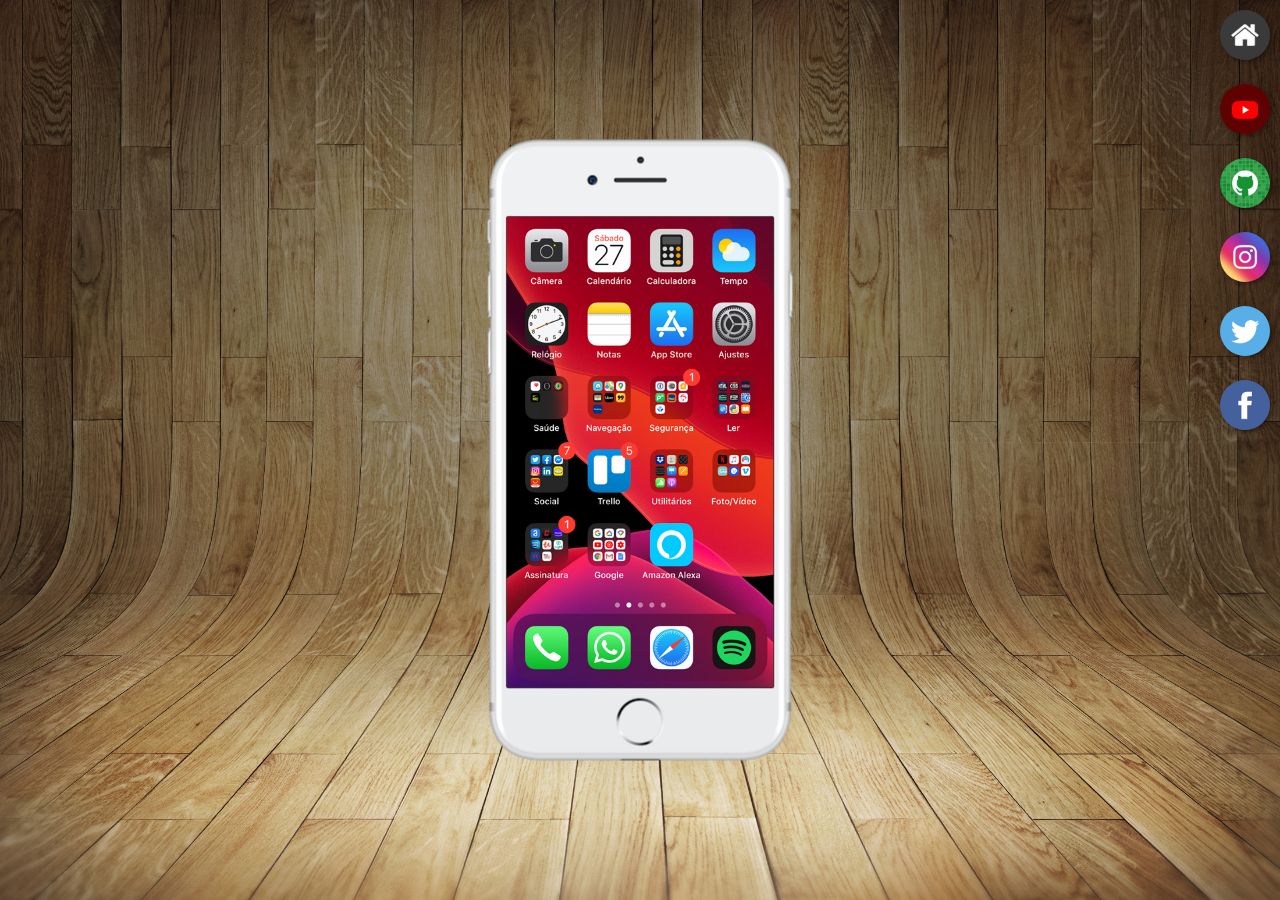
<file: index.html>
<!DOCTYPE html>
<html lang="pt-br">
<head>
    <meta charset="UTF-8">
    <meta http-equiv="X-UA-Compatible" content="IE=edge">
    <meta name="viewport" content="width=device-width, initial-scale=1.0">
    <link rel="shortcut icon" href="favicon.ico" type="image/x-icon">
    <link rel="stylesheet" href="estio/style.css">
    <title>Projeto Redes Sociais</title>
</head>
<body>
    <main>
        <section id="telefone">
            <iframe src="home.html" name="tela" id="tela" frameborder="0">
                Seu navegador não é compativel com isso.
            </iframe>
        </section>
        <section id="redes-sociais">
            <a href="home.html" target="tela"><img src="imagens/logo-home.jpg" alt="Home"></a><br>
            <a href="youtube.html" target="tela"><img src="imagens/logo-youtube.jpg" alt="Youtube"></a><br>
            <a href="github.html" target="tela"><img src="imagens/logo-github.jpg" alt="GitHub"></a><br>
            <a href="instagram.html" target="tela"><img src="imagens/logo-instagram.jpg" alt="Instagram"></a><br>
            <a href="twitter.html" target="tela"></a><img src="imagens/logo-twitter.jpg" alt="Twitter"></a><br>
            <a href="facebook.html" target="tela"><img src="imagens/logo-facebook.jpg" alt="Facebook"></a>
        </section>
    </main>
</body>
</html>
</file>
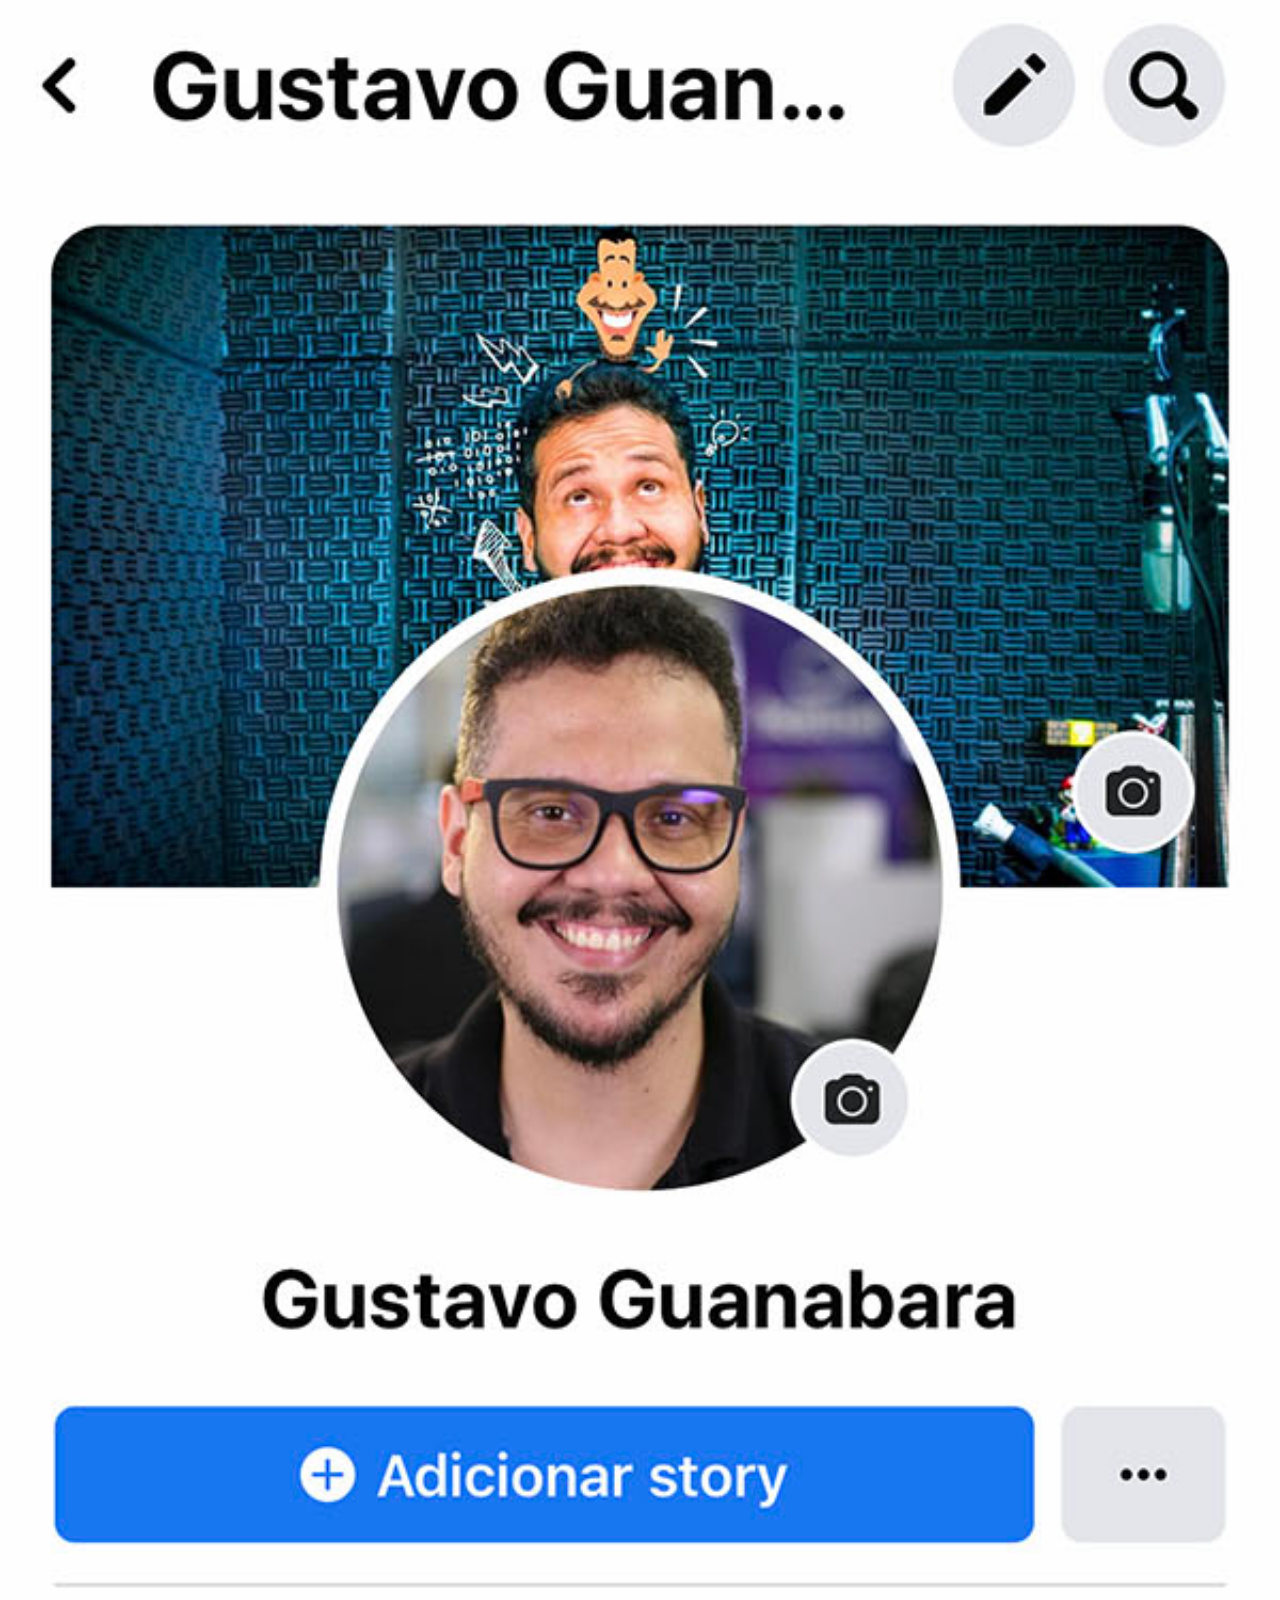
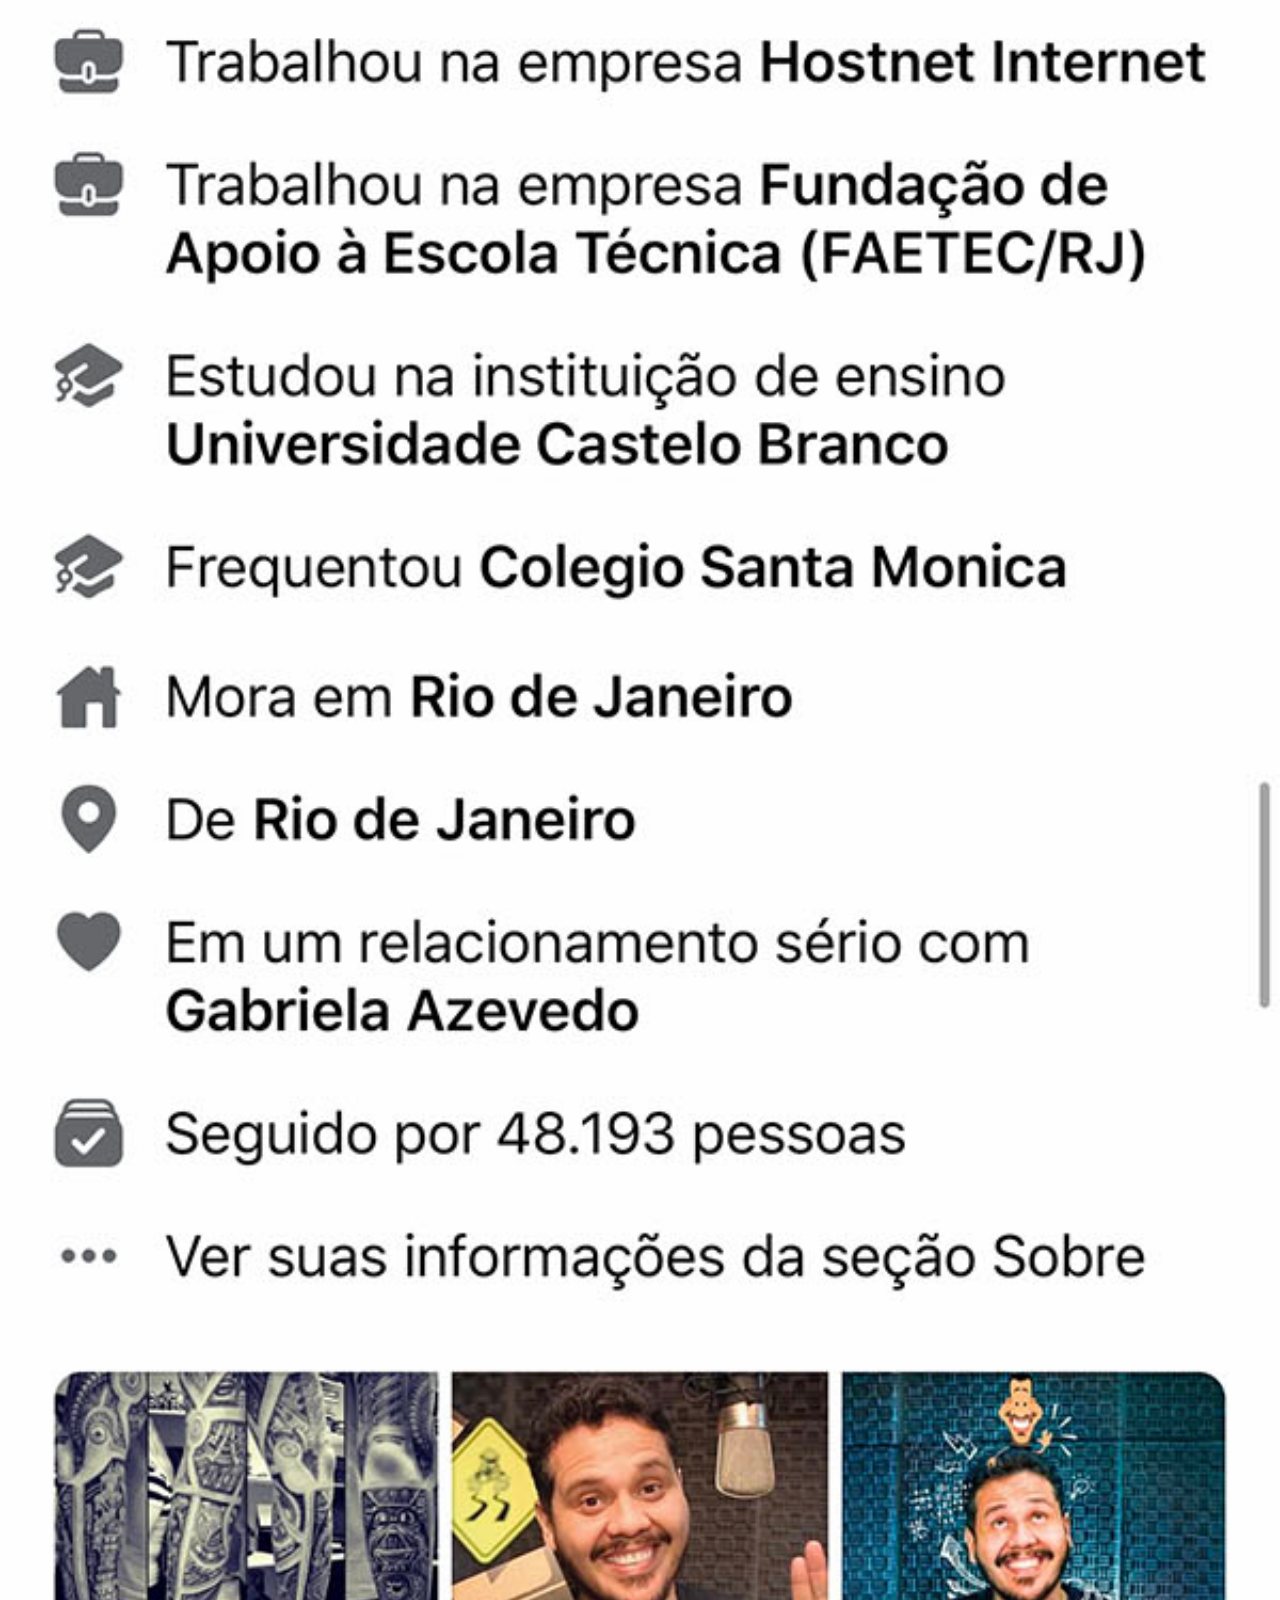
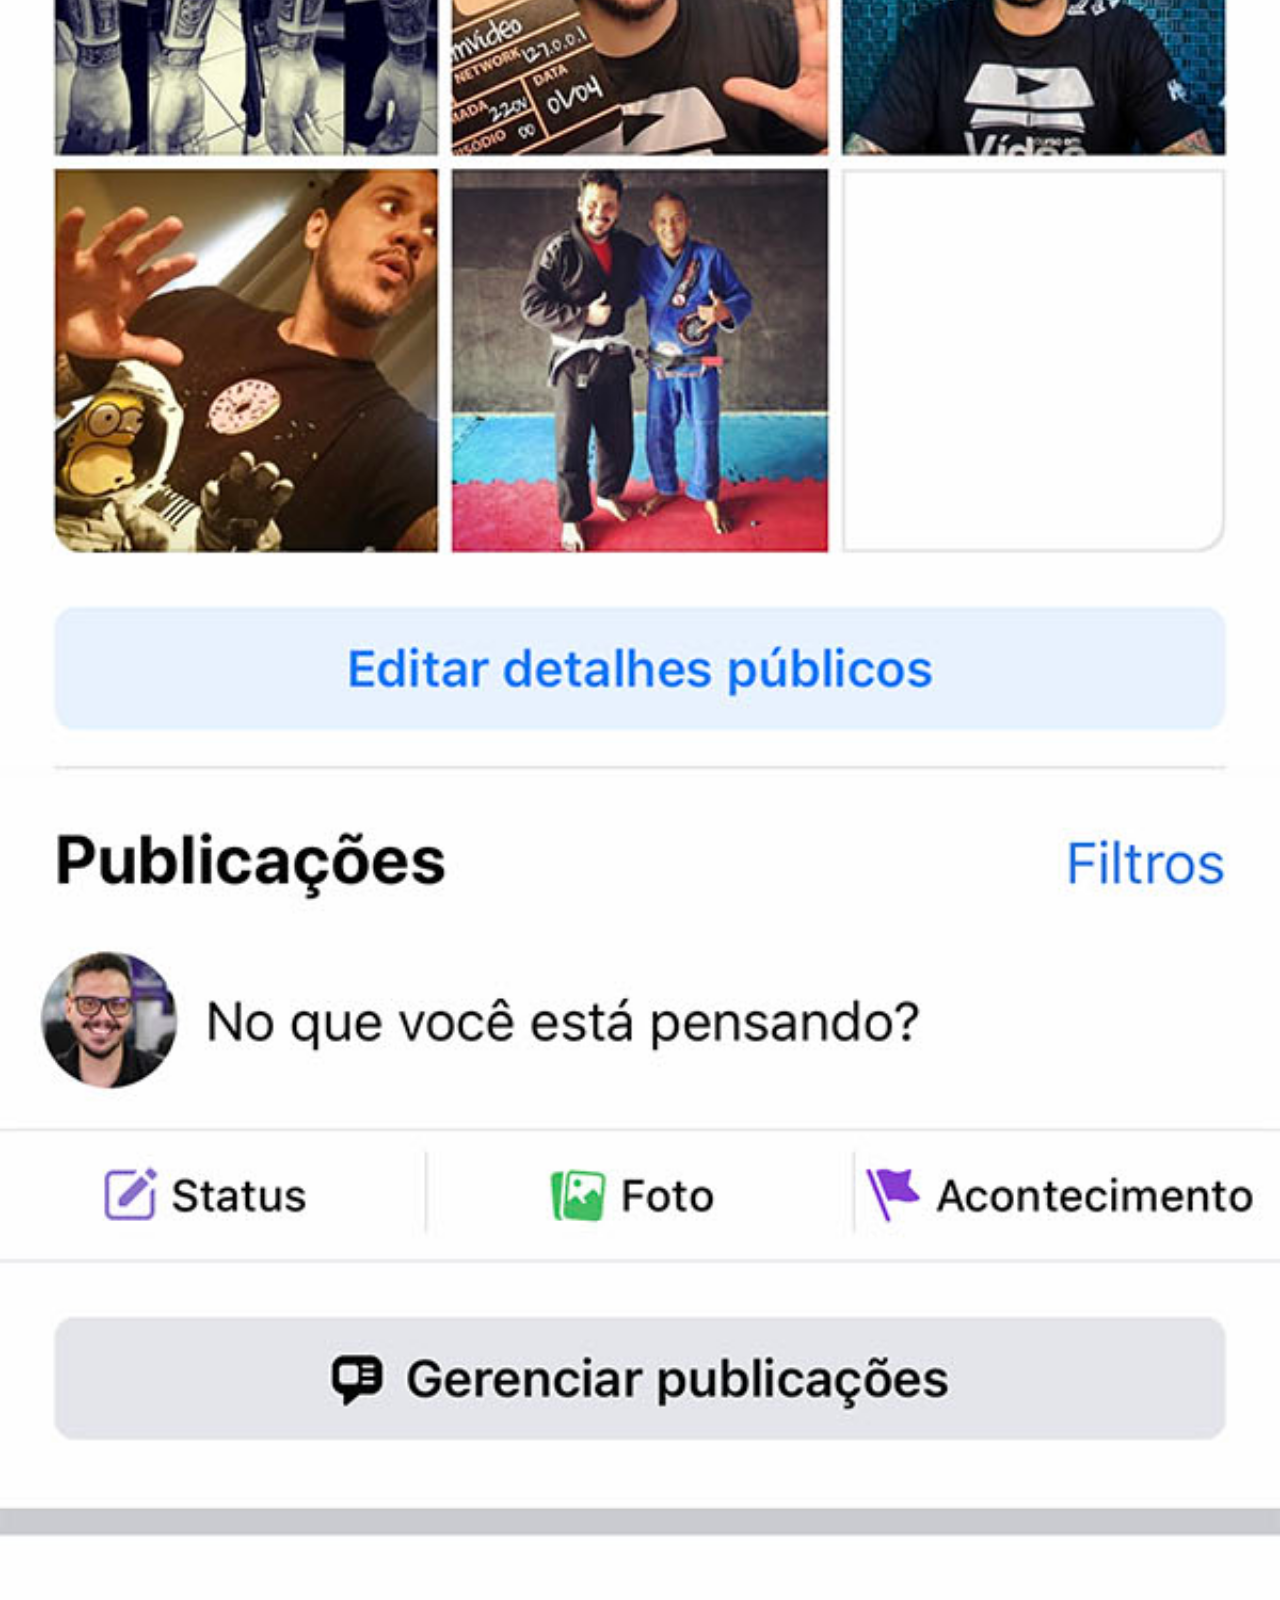
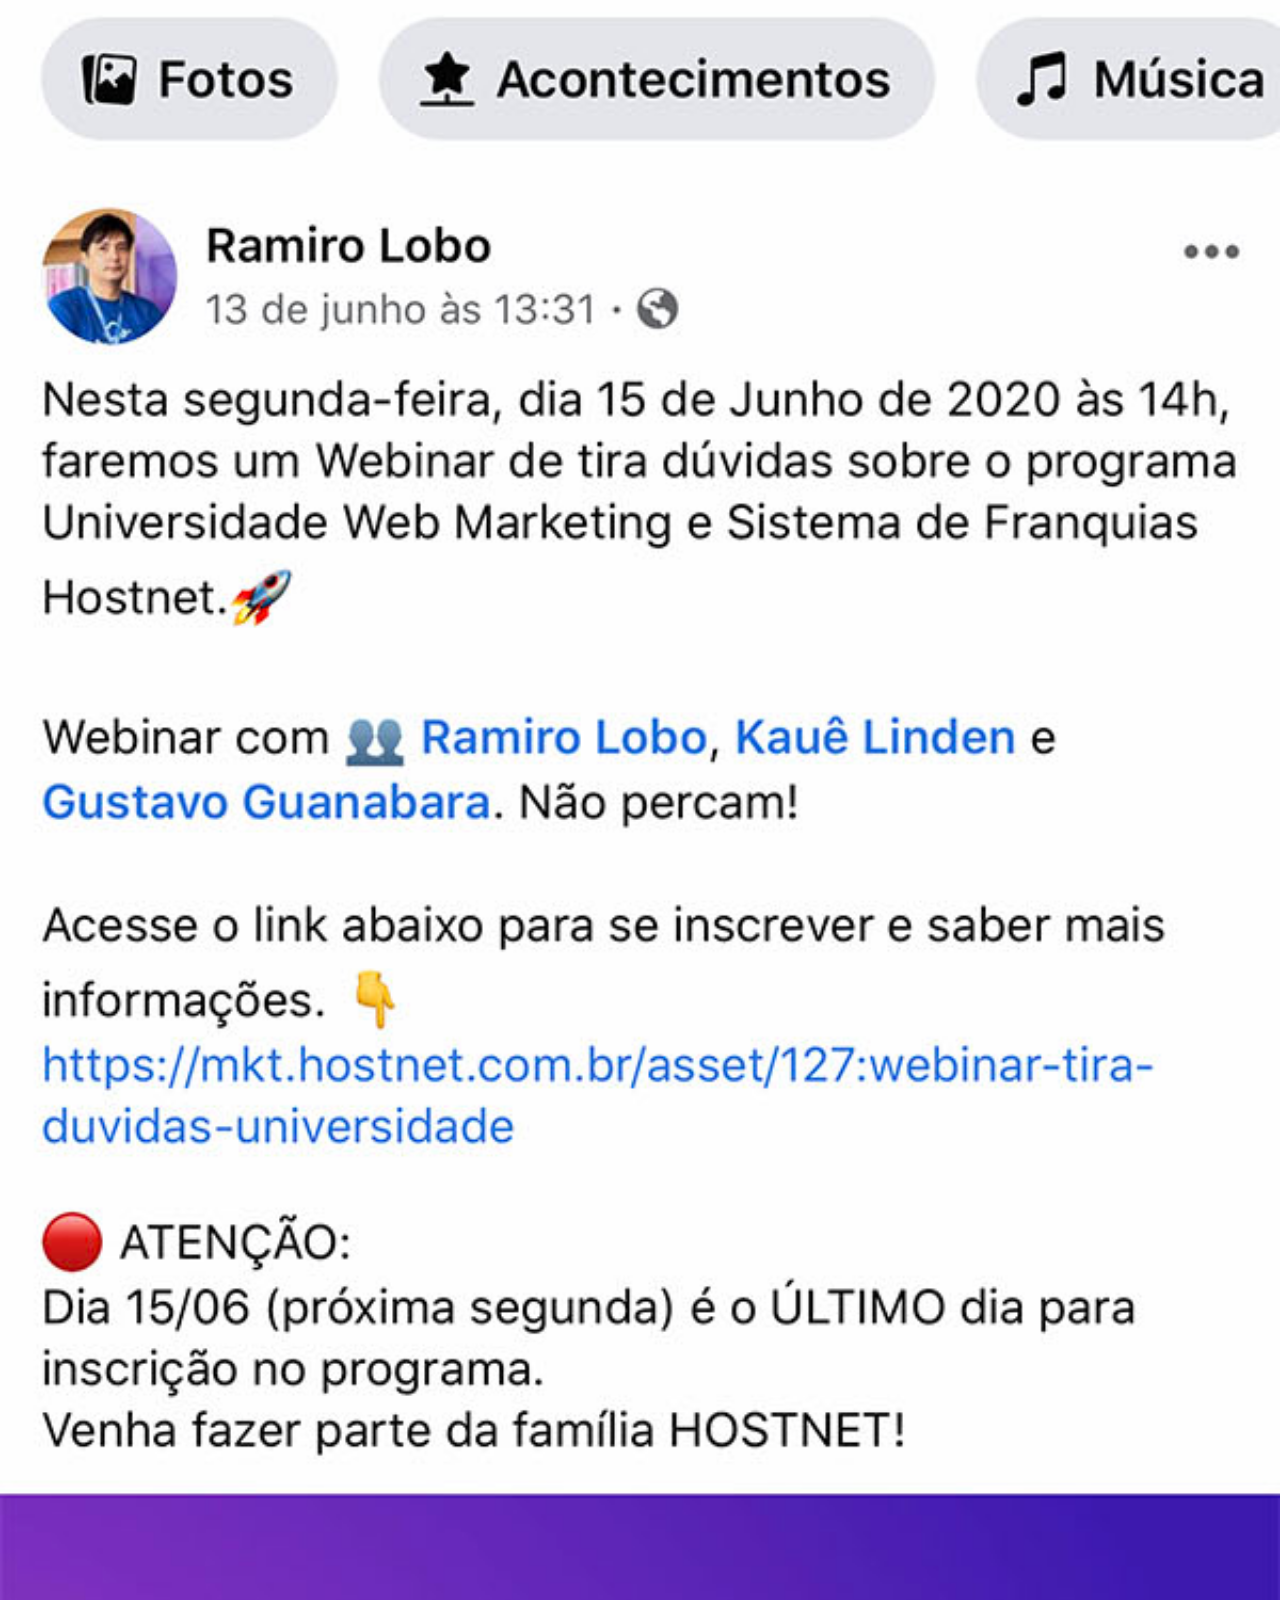
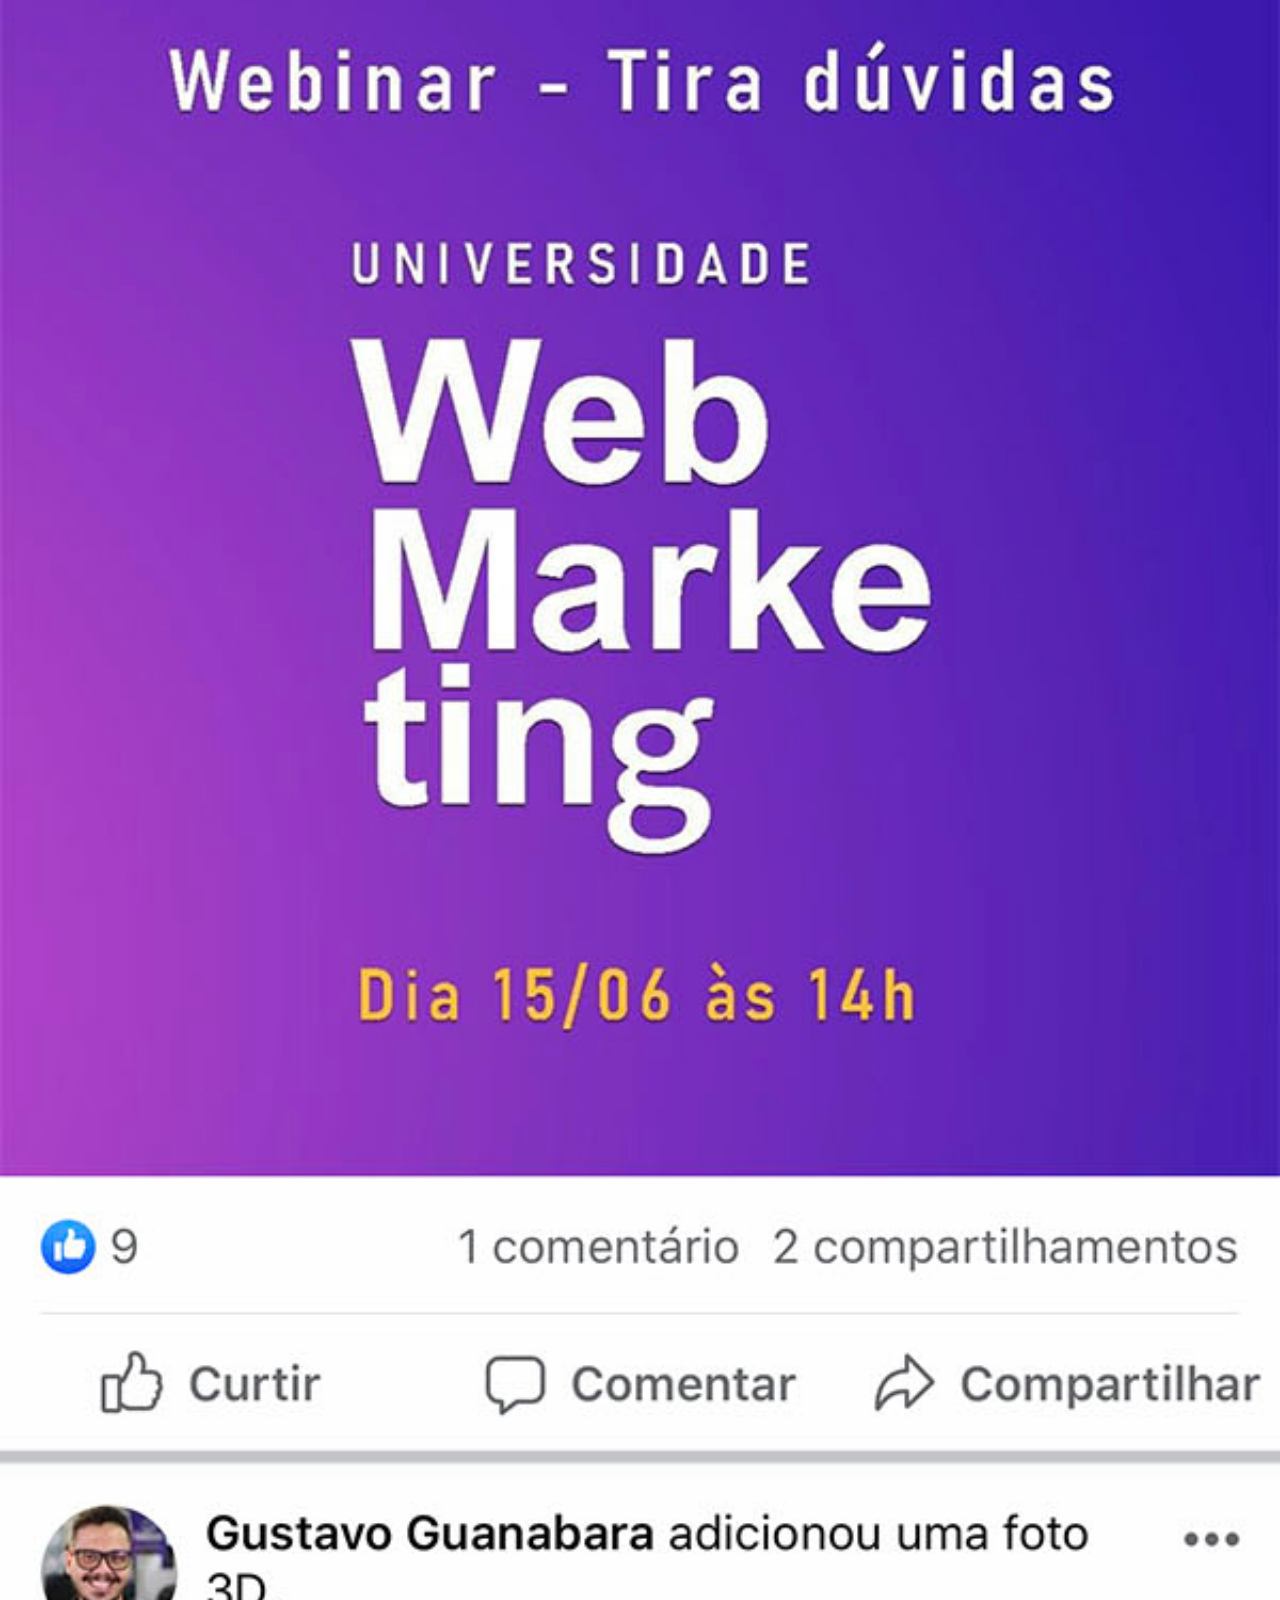
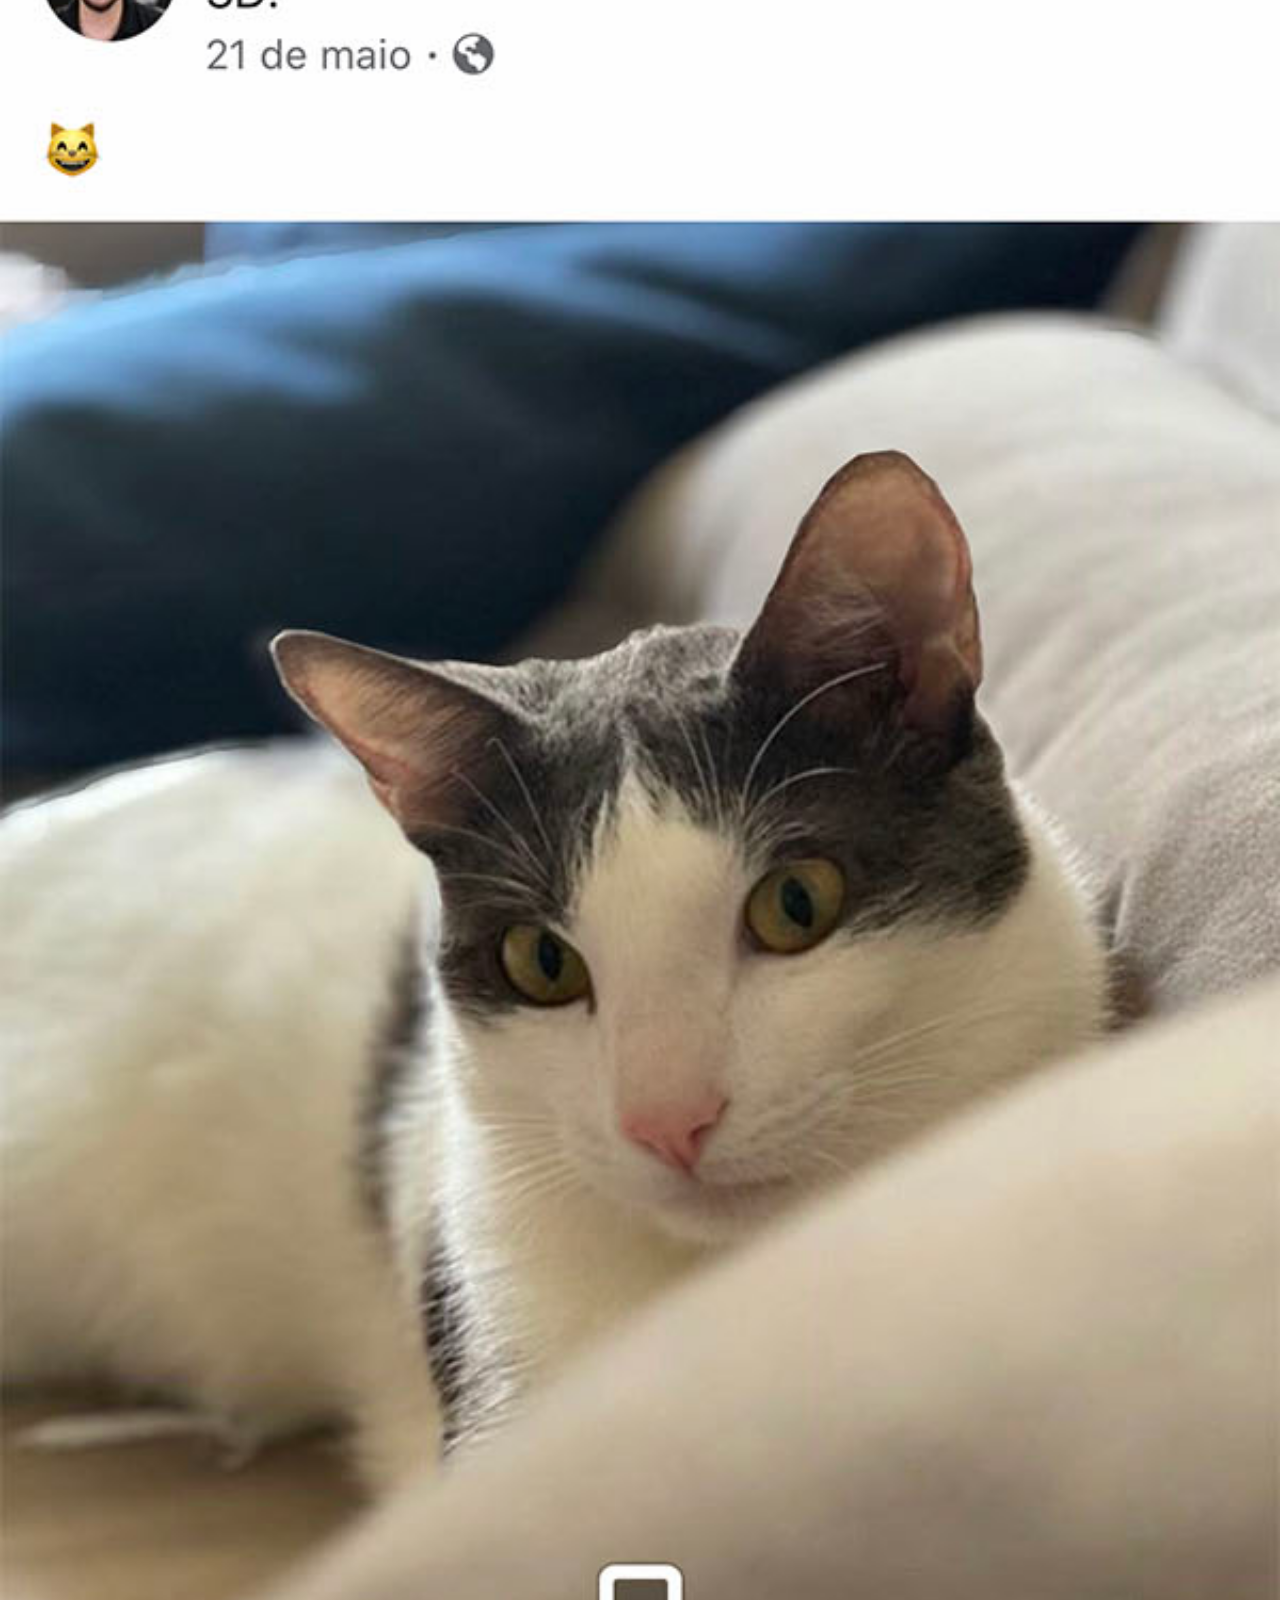
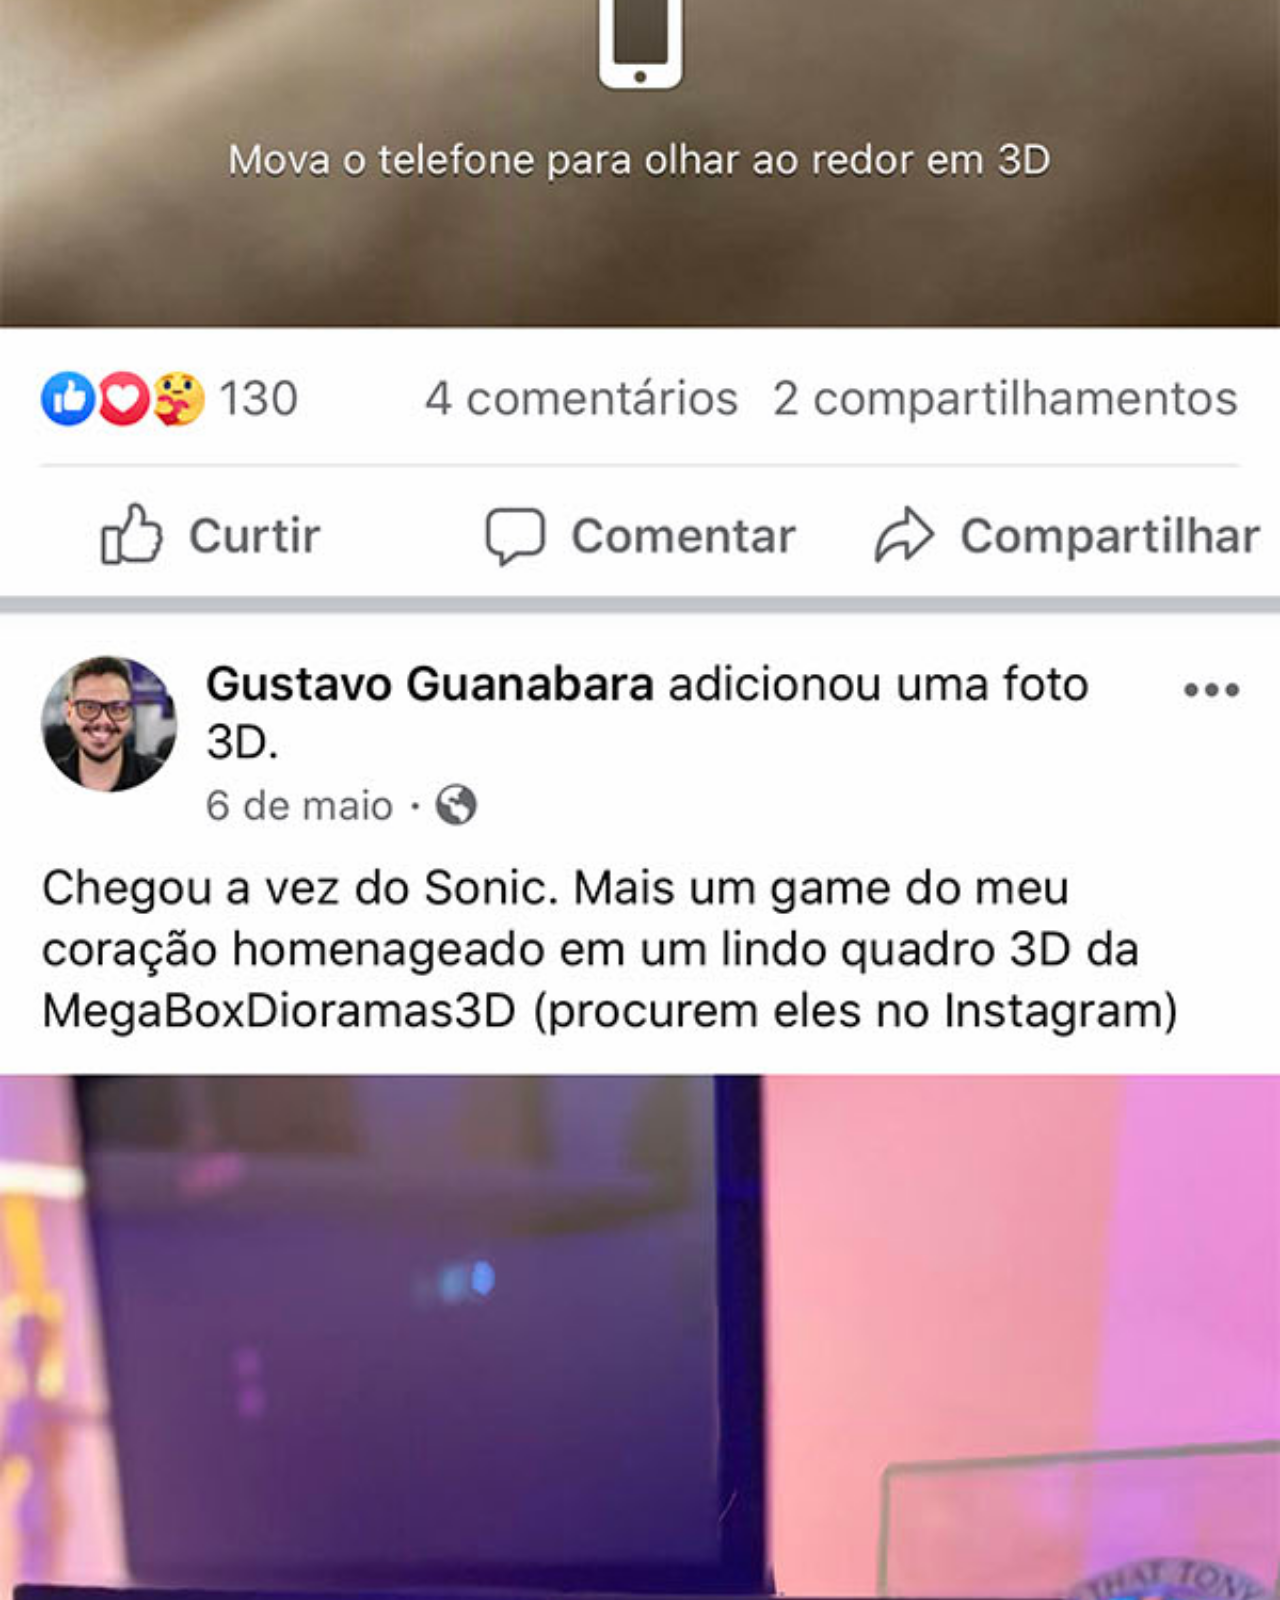
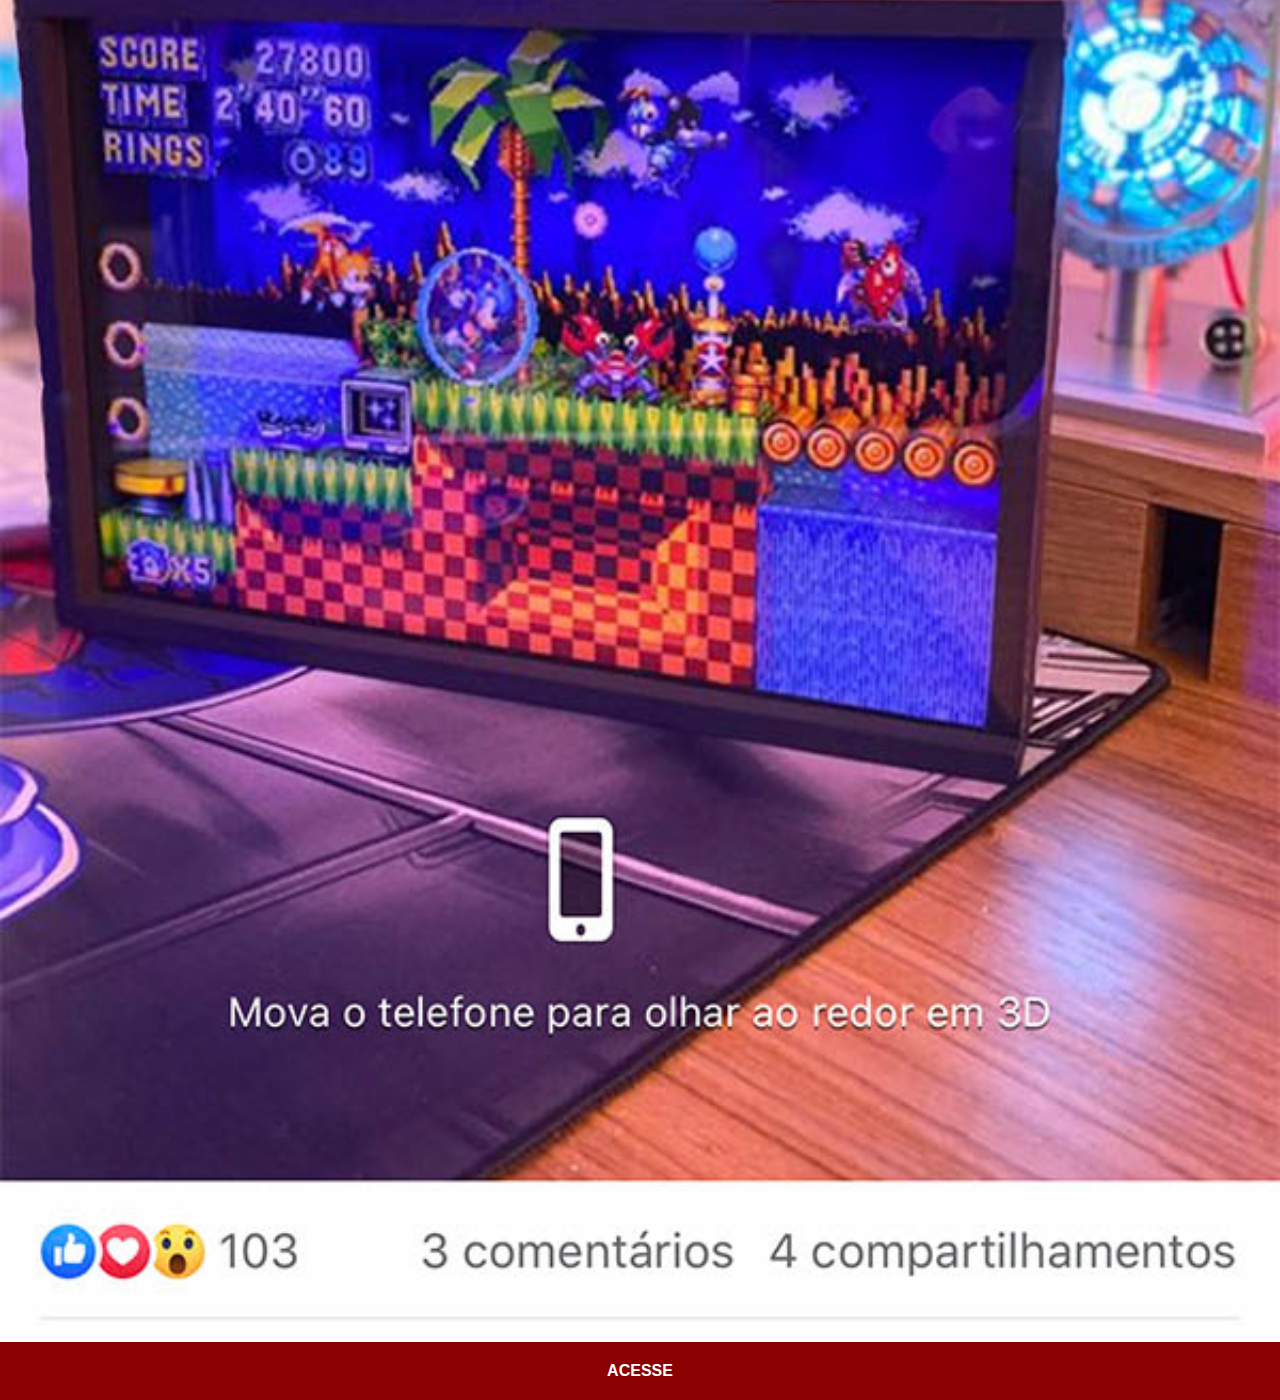
<file: facebook.html>
<!DOCTYPE html>
<html lang="pt-br">
<head>
    <meta charset="UTF-8">
    <meta http-equiv="X-UA-Compatible" content="IE=edge">
    <meta name="viewport" content="width=device-width, initial-scale=1.0">
    <title>Facebook</title>
    <link rel="stylesheet" href="estilo/social.css">
</head>
<body>
    <img src="imagens/tela-facebook.jpg" alt="Facebook">
    <a href="https://www.facebook.com/wanderlan.franca.3/" target="_blank">ACESSE</a>
</body>
</html>
</file>
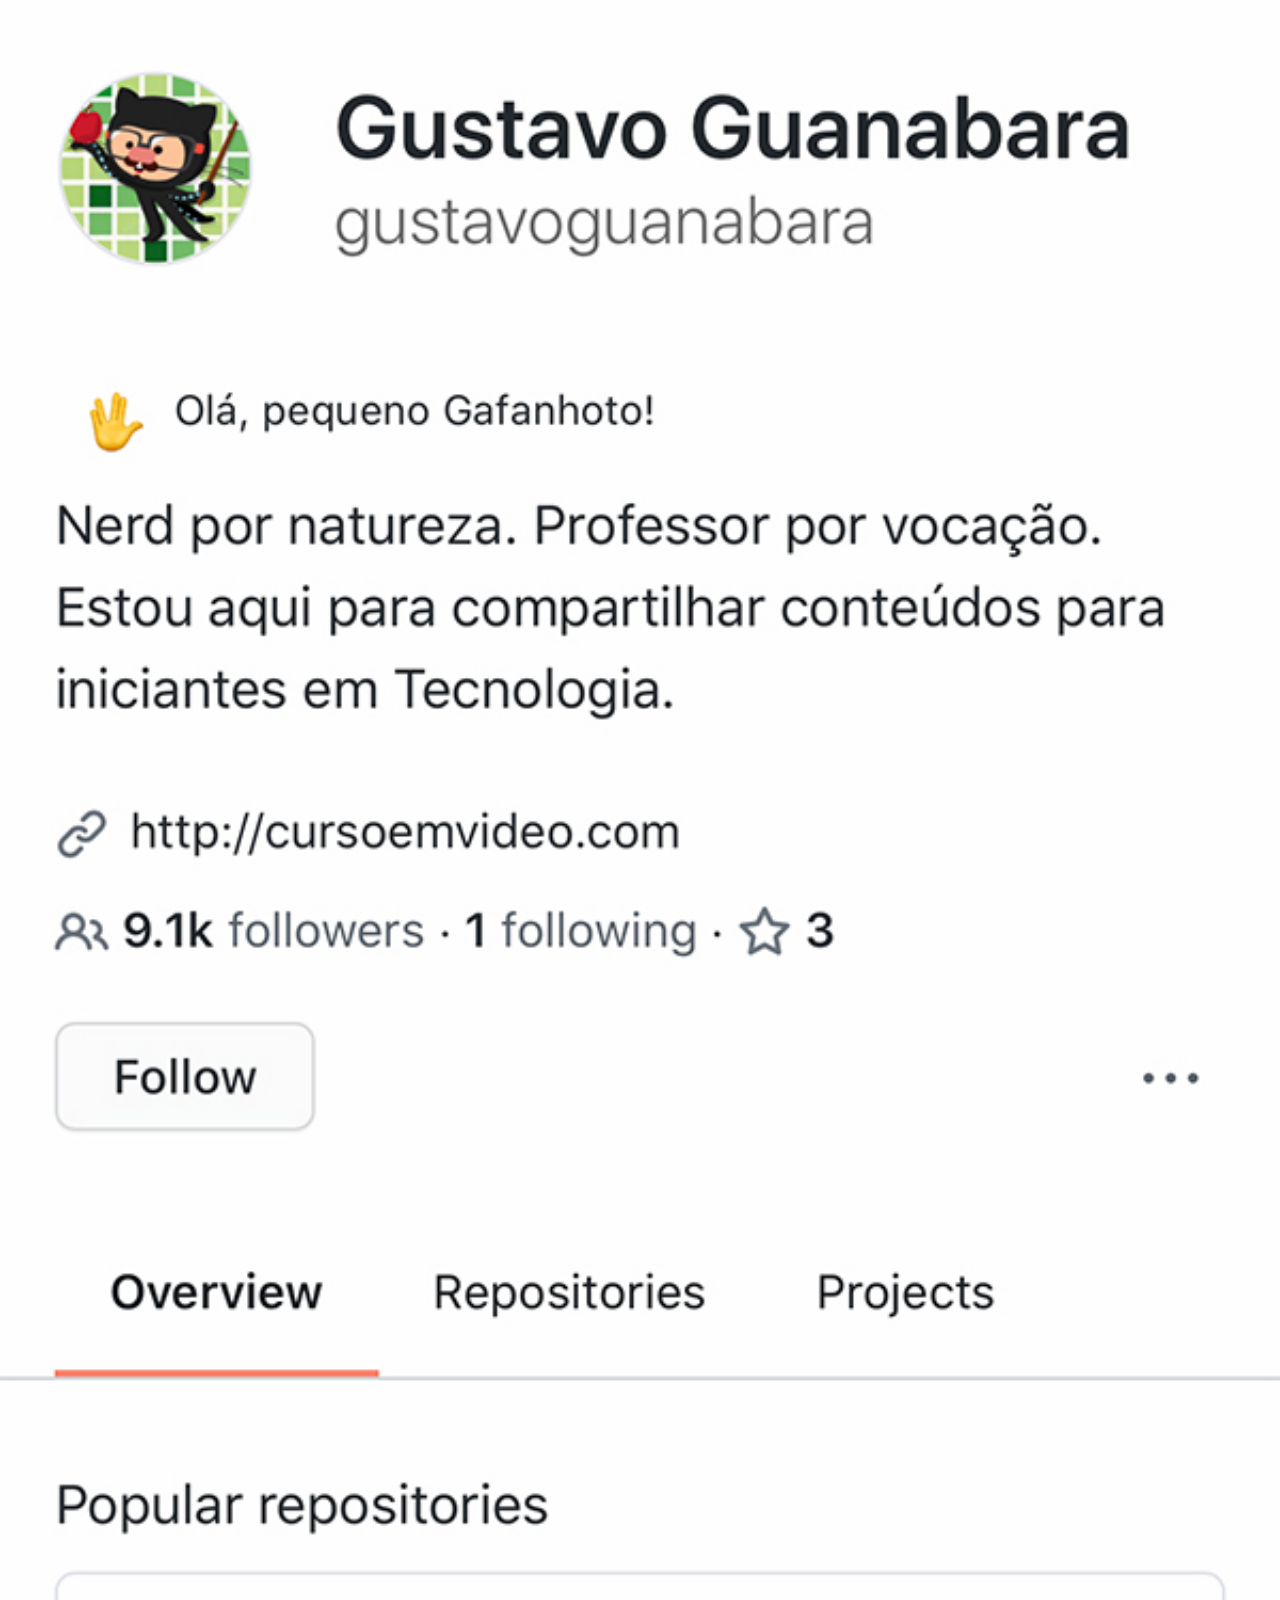
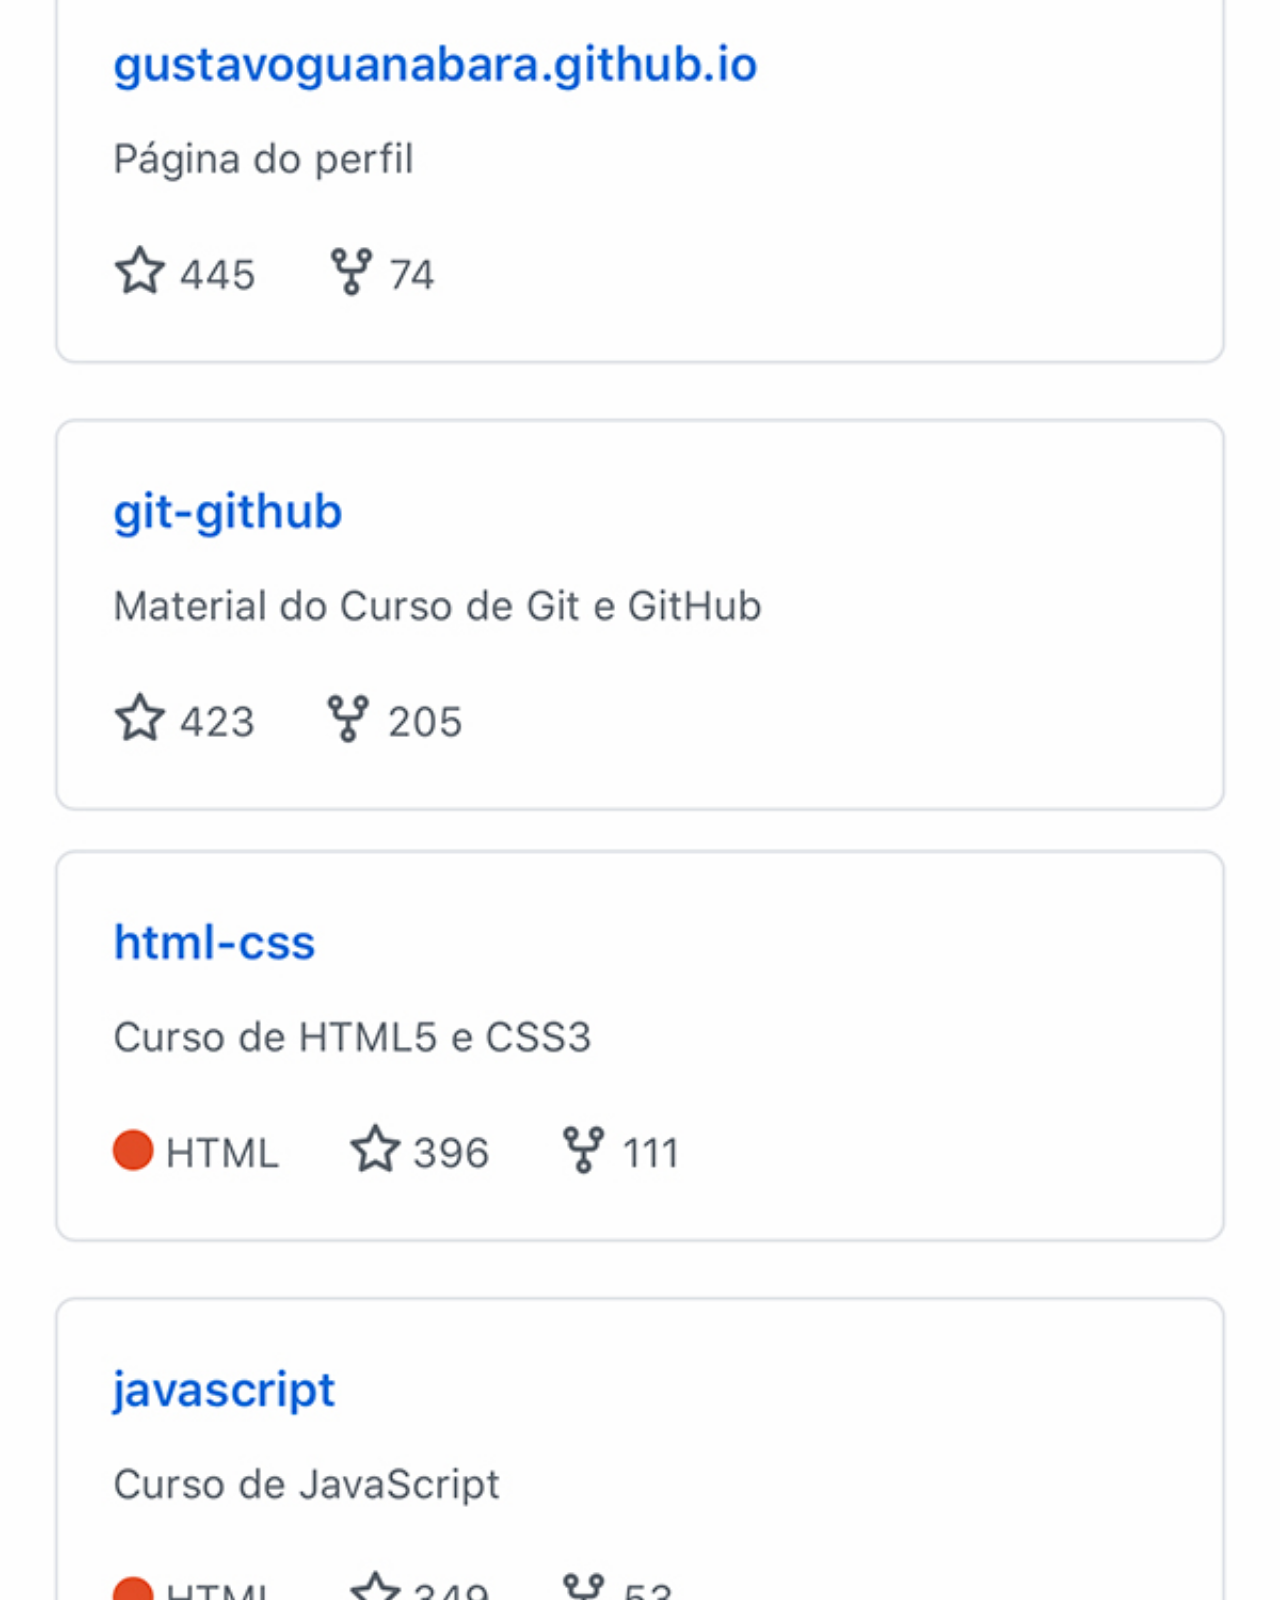
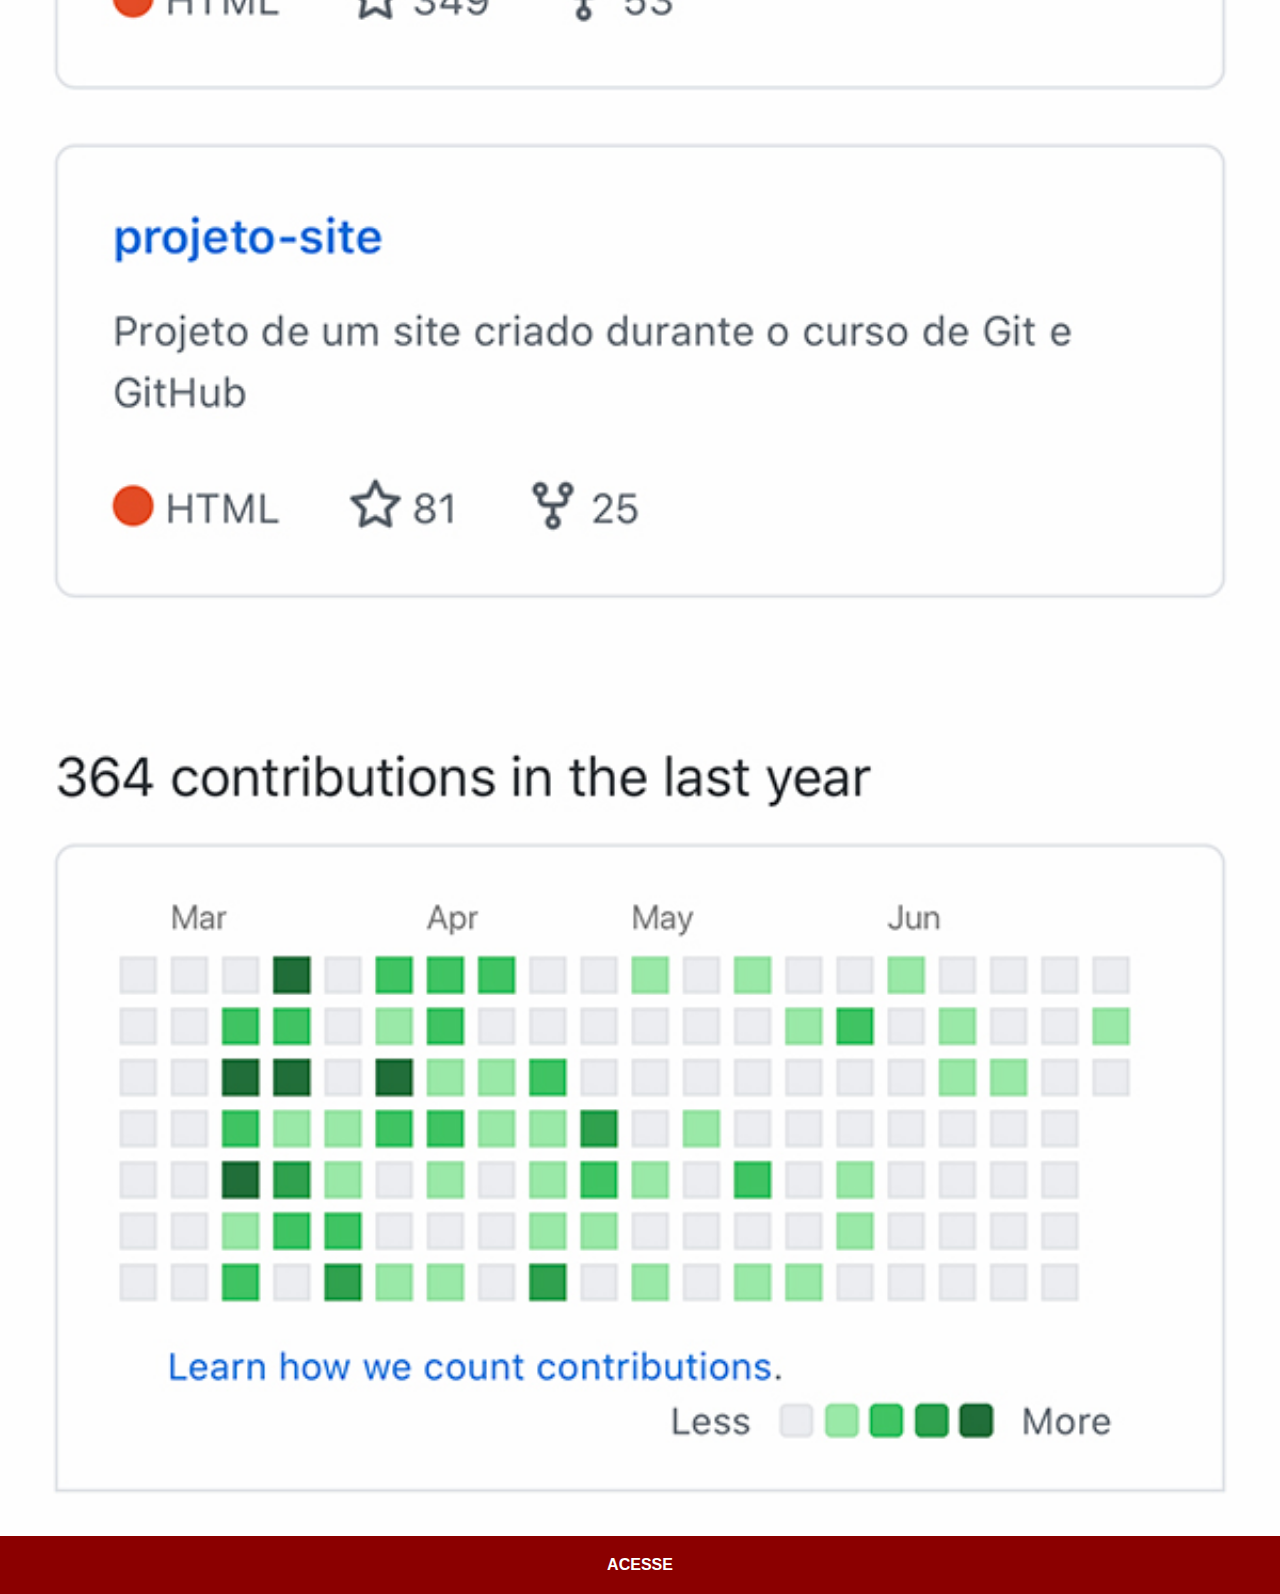
<file: github.html>
<!DOCTYPE html>
<html lang="pt-br">
<head>
    <meta charset="UTF-8">
    <meta http-equiv="X-UA-Compatible" content="IE=edge">
    <meta name="viewport" content="width=device-width, initial-scale=1.0">
    <title>GitHub</title>
    <link rel="stylesheet" href="estilo/social.css">
</head>
<body>
    <img src="imagens/tela-github.jpg" alt="GitHub">
    <a href="https://github.com/Wander-fr" target="_blank">ACESSE</a>
</body>
</html>
</file>
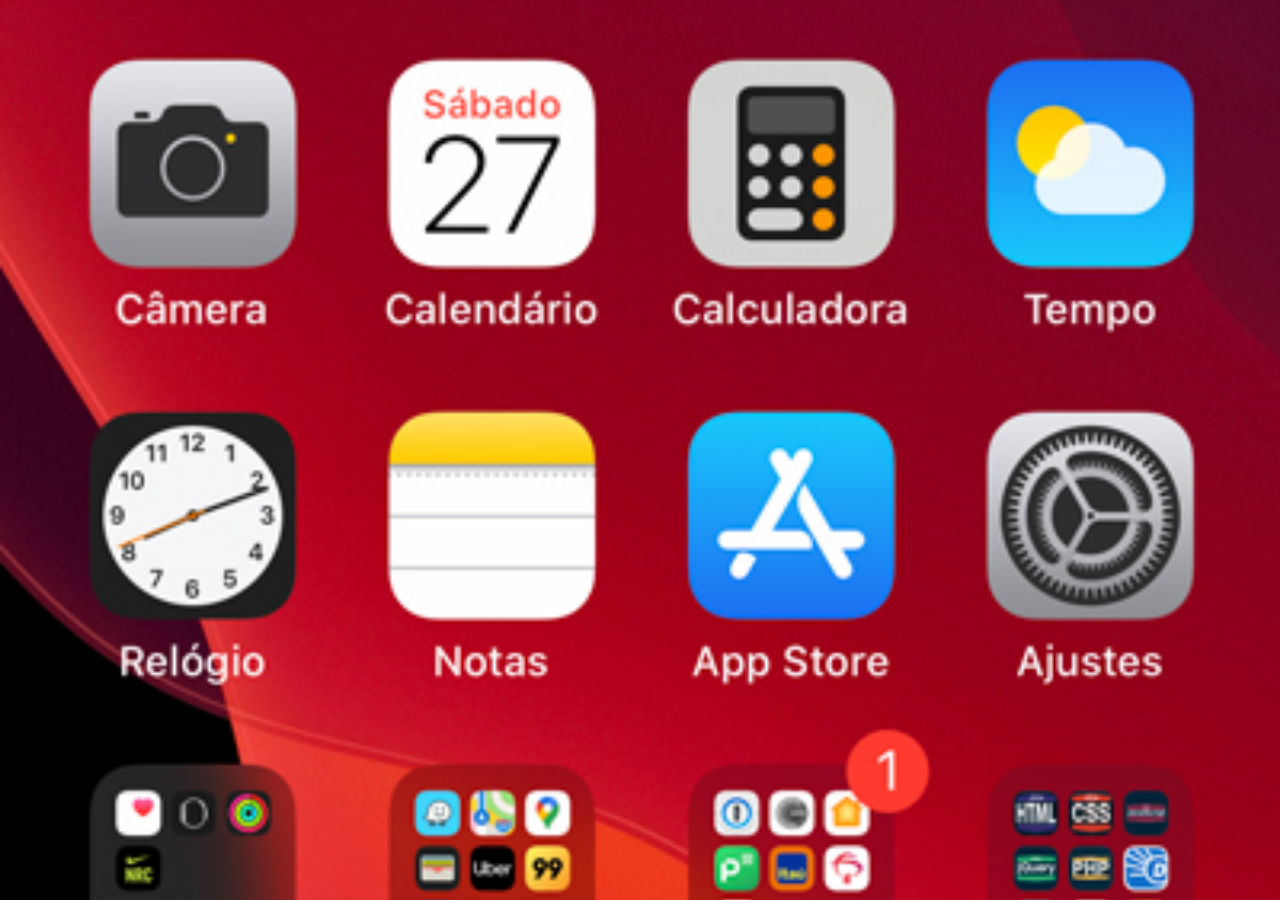
<file: home.html>
<!DOCTYPE html>
<html lang="pt-br">
<head>
    <meta charset="UTF-8">
    <meta http-equiv="X-UA-Compatible" content="IE=edge">
    <meta name="viewport" content="width=device-width, initial-scale=1.0">
    <title>Home</title>
</head>
<style>
    *{
        margin: 0px;
        padding: 0px;
    }
    body {
        width: 100vw;
        height: 100vh;
        background: black url('imagens/tela-home.jpg') no-repeat top center;
        background-size: cover;
    }
</style>
<body>
    
</body>
</html>
</file>
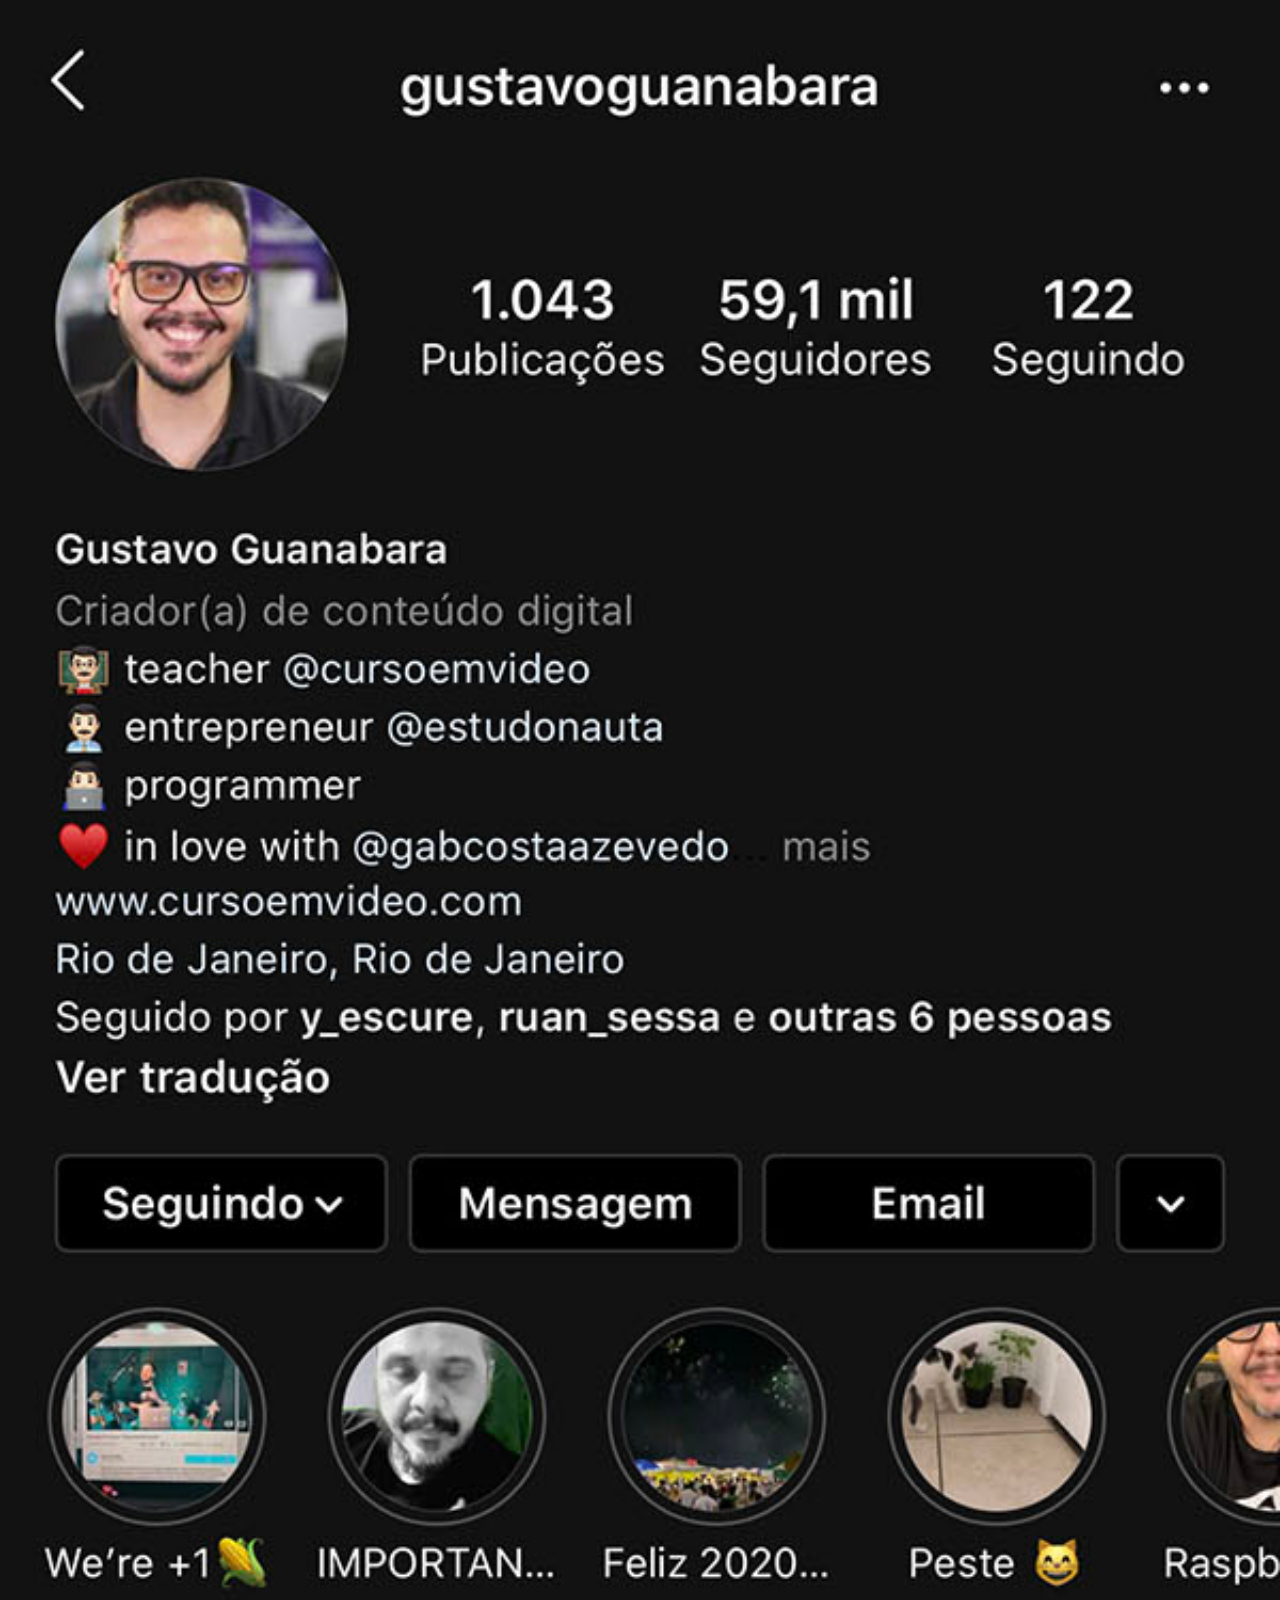
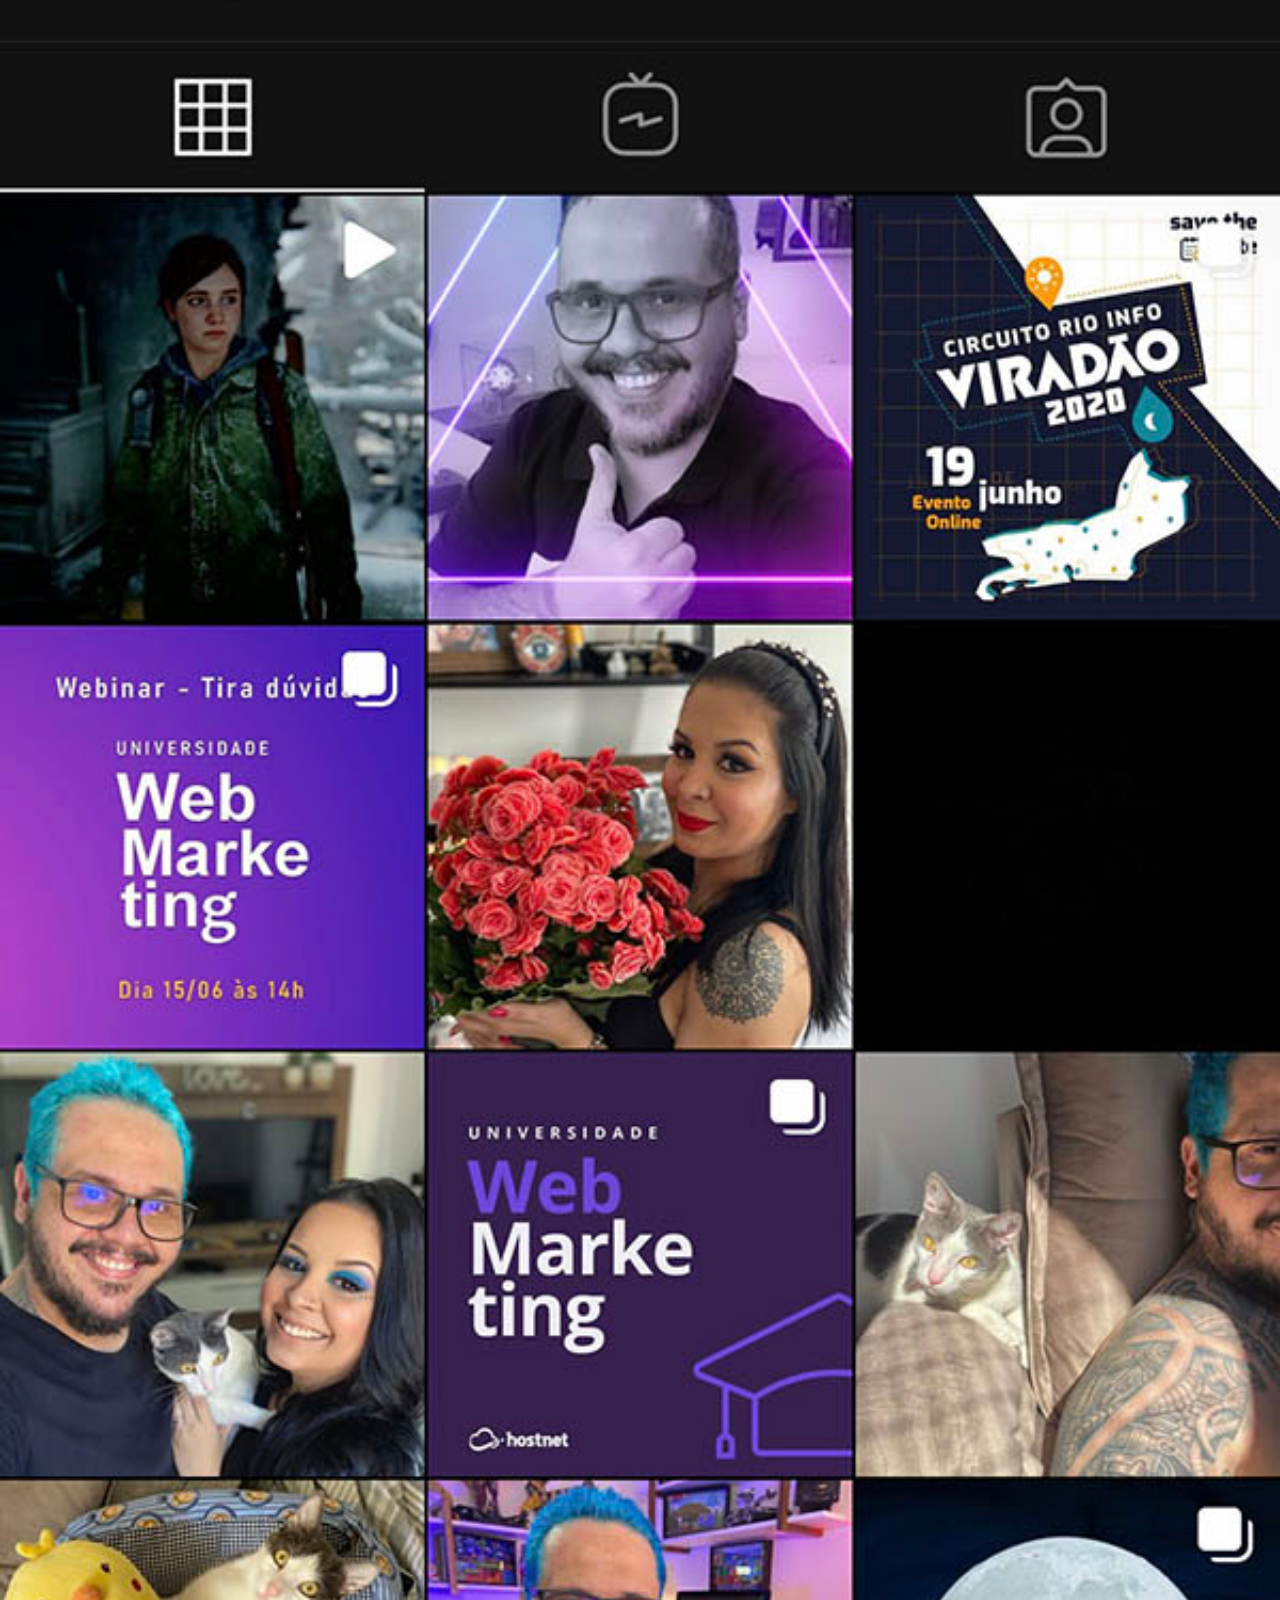
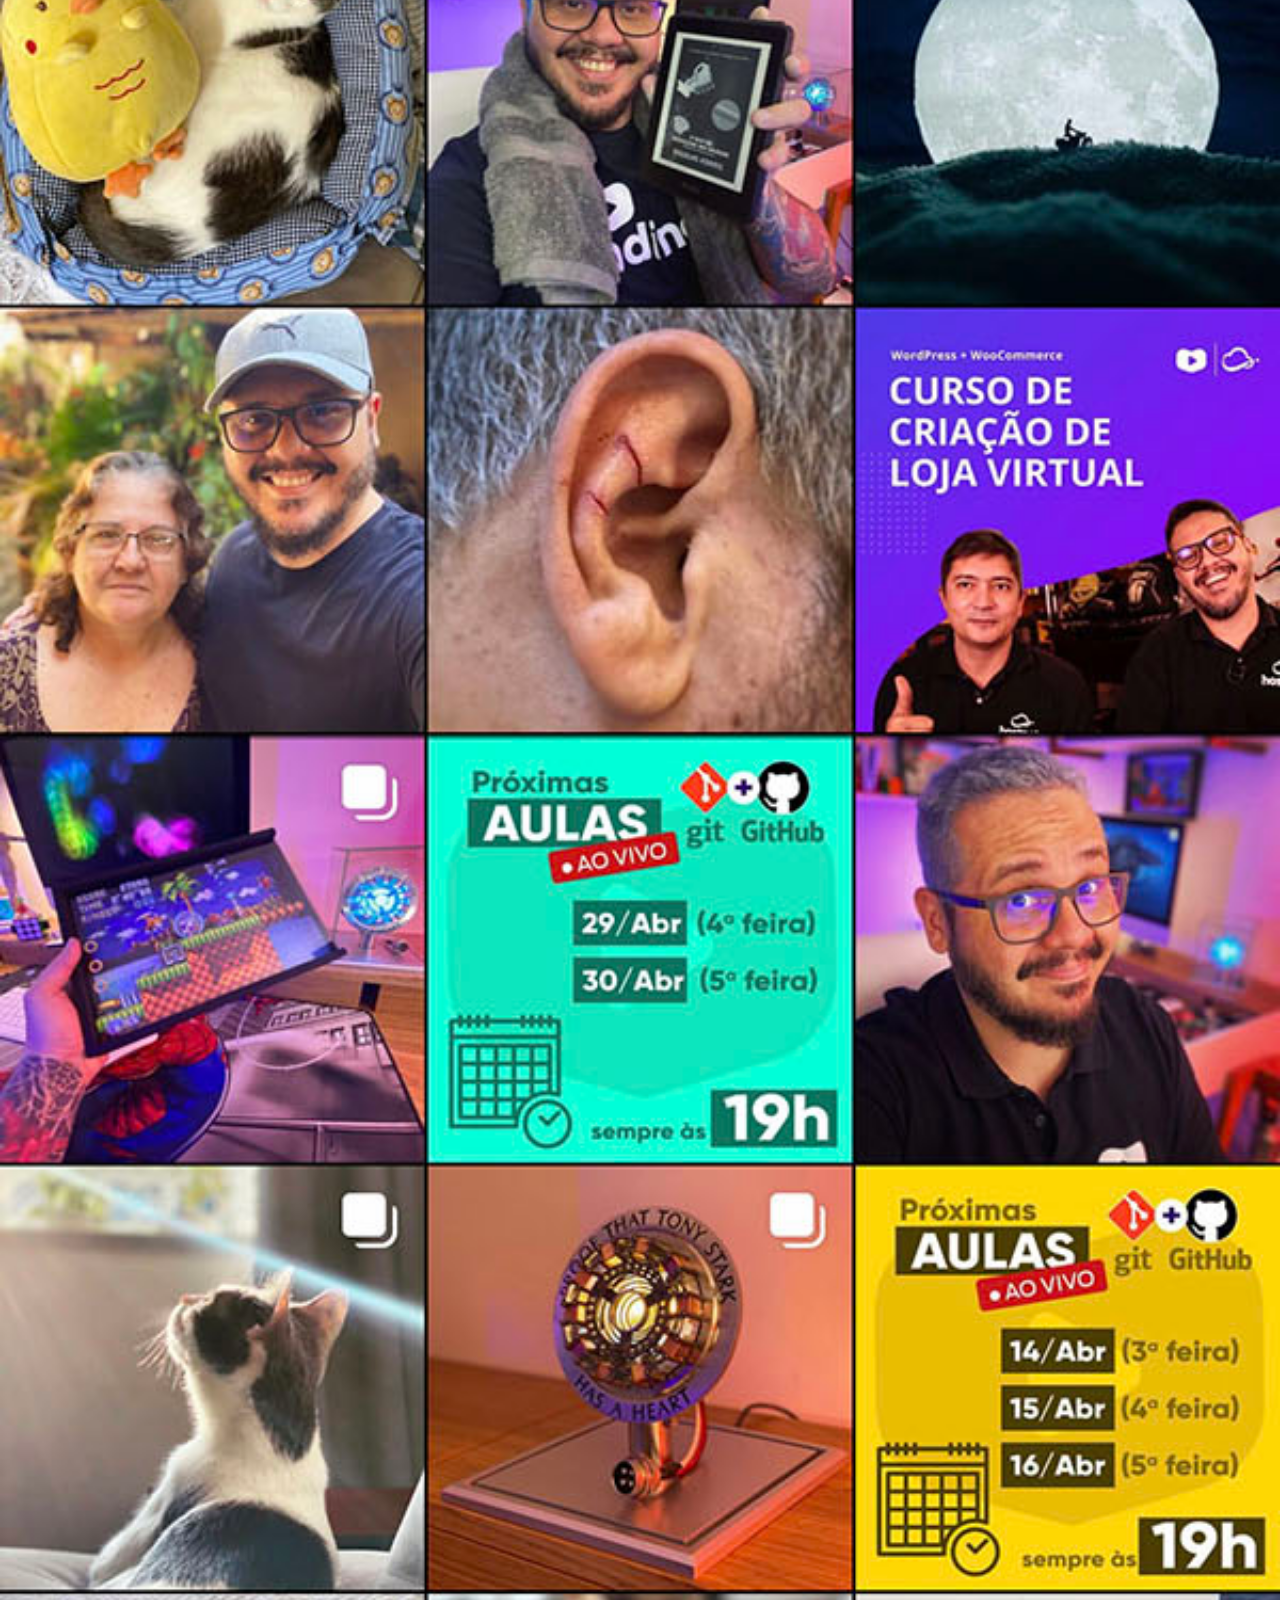
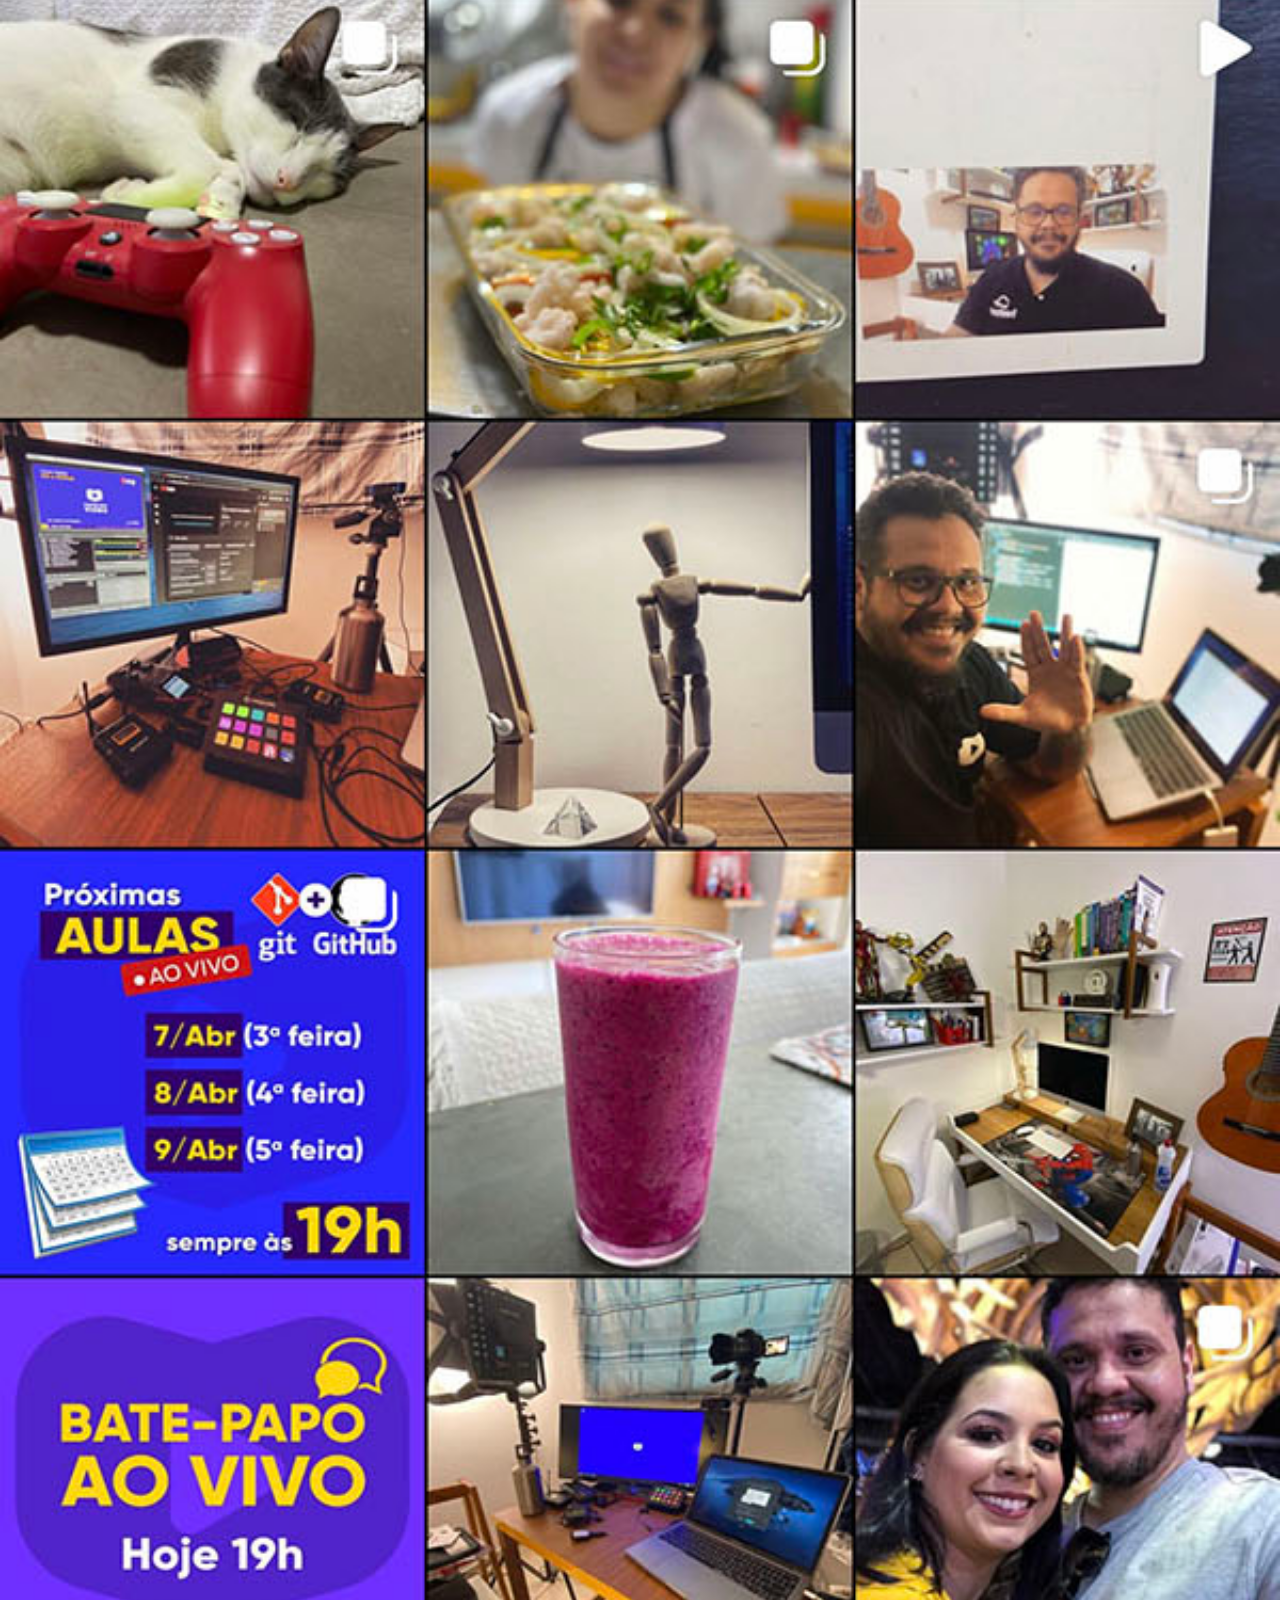
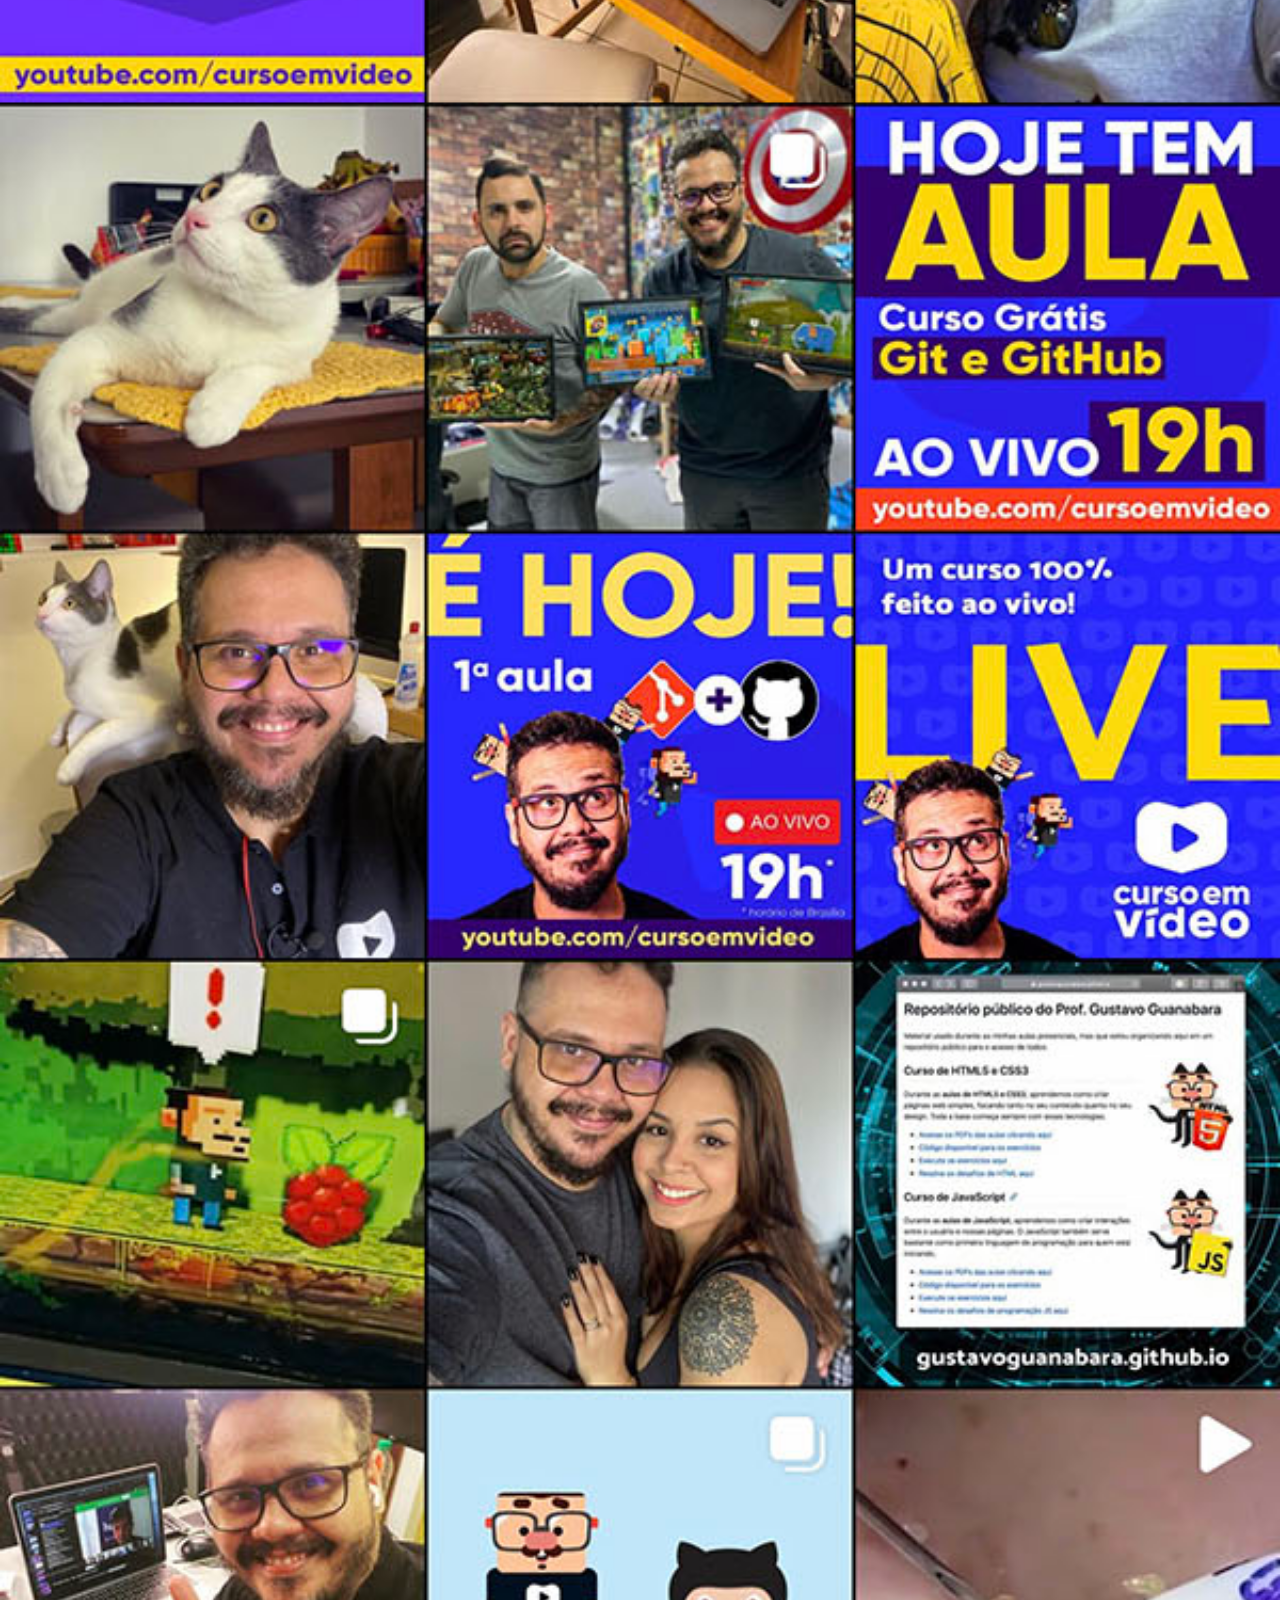
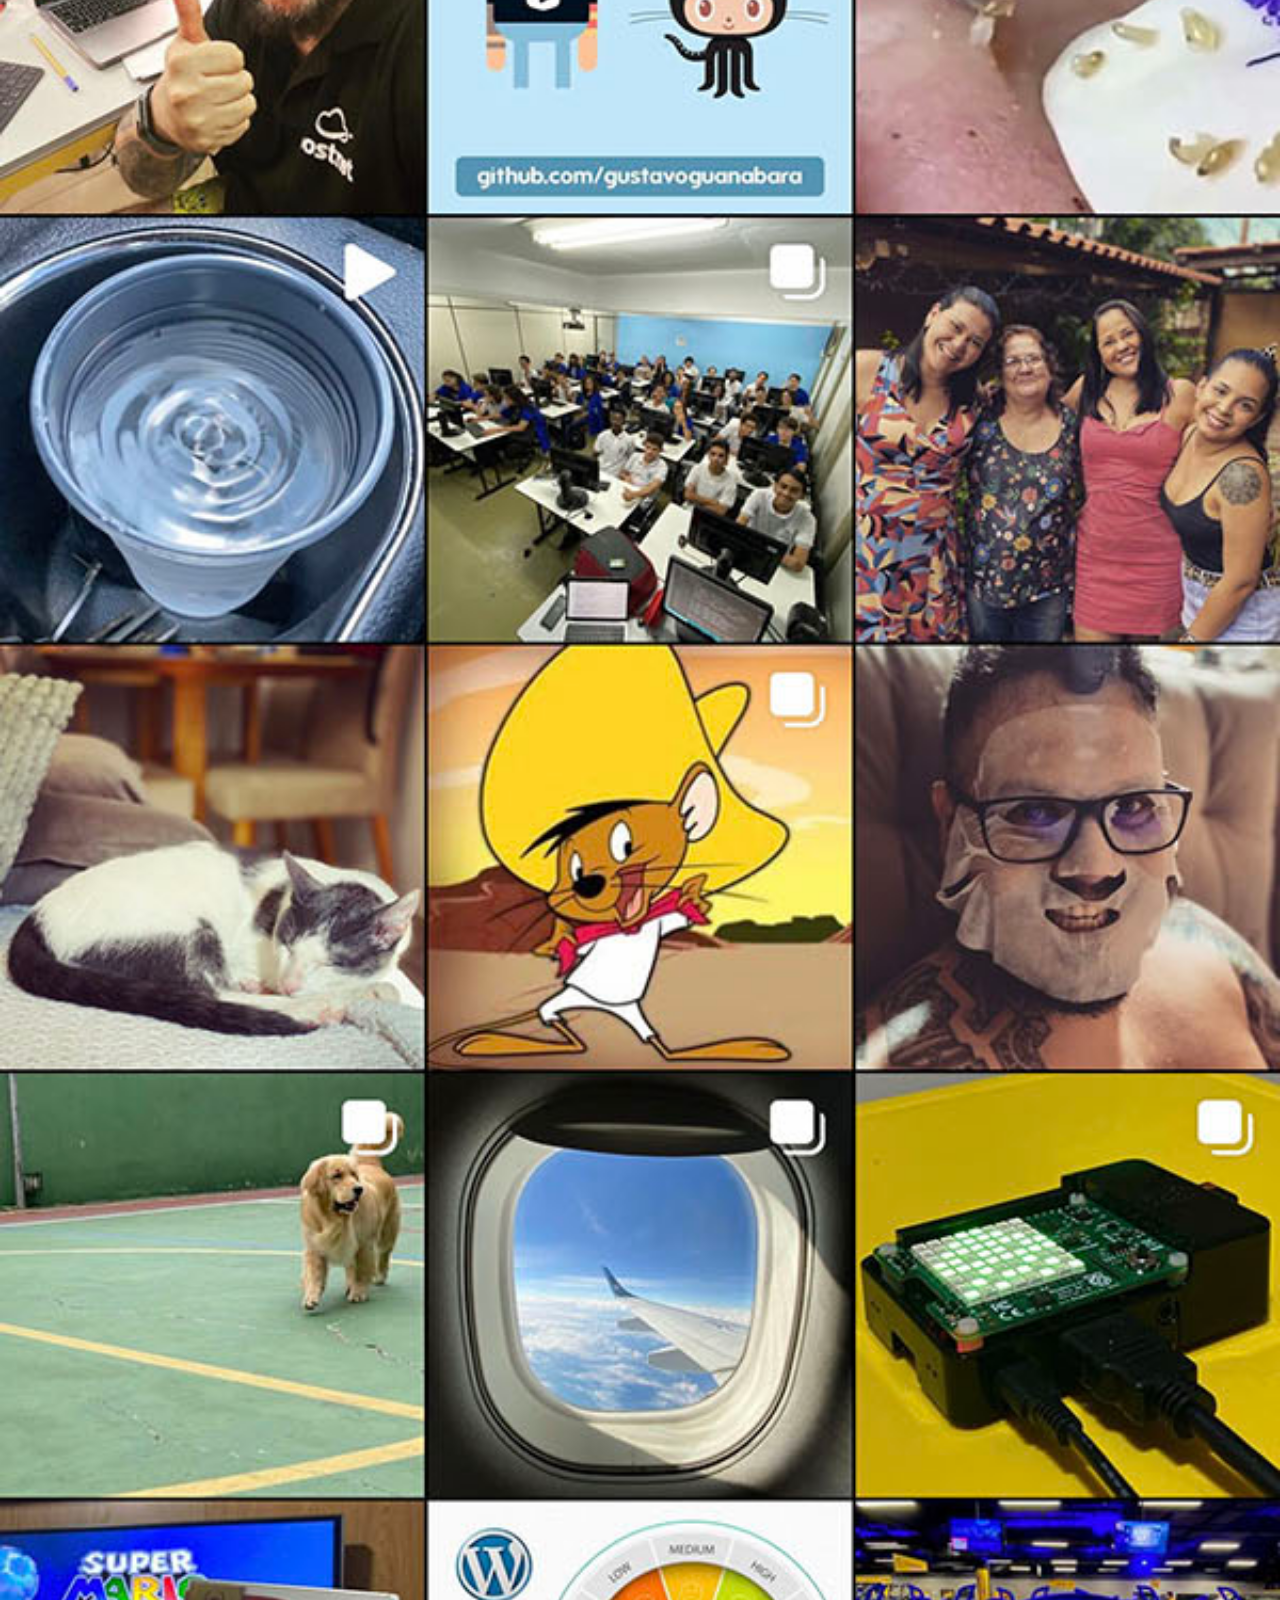
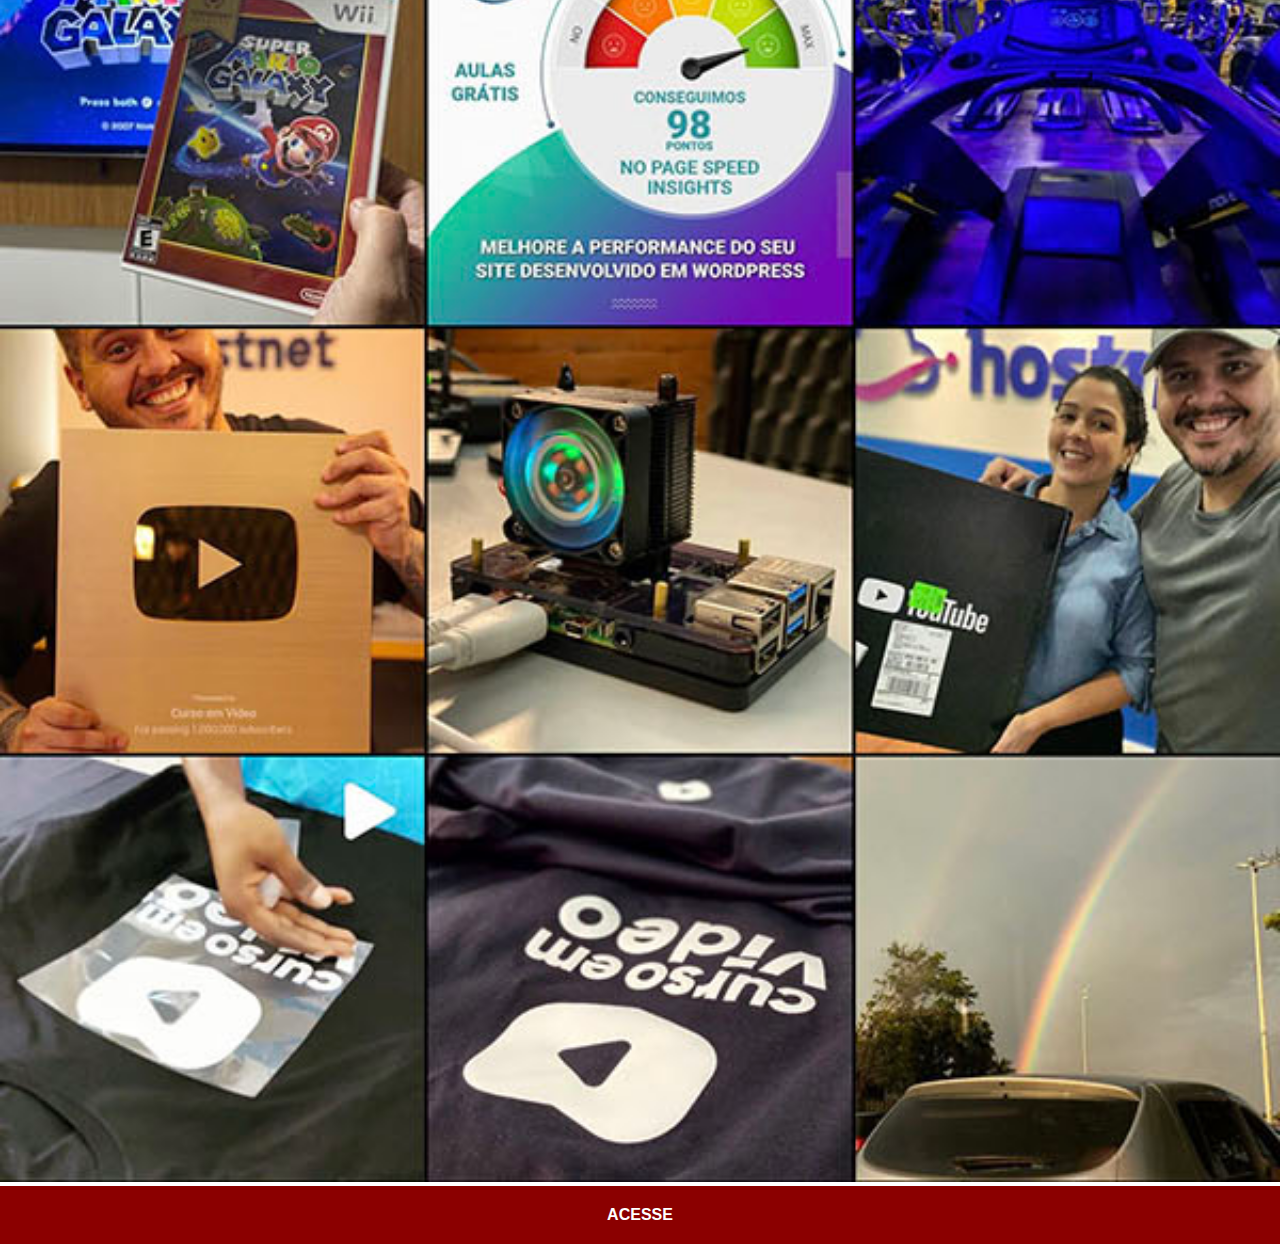
<file: instagram.html>
<!DOCTYPE html>
<html lang="pt-br">
<head>
    <meta charset="UTF-8">
    <meta http-equiv="X-UA-Compatible" content="IE=edge">
    <meta name="viewport" content="width=device-width, initial-scale=1.0">
    <title>Instagram</title>
    <link rel="stylesheet" href="estilo/social.css">
</head>
<body>
    <img src="imagens/tela-instagram.jpg" alt="Instagram">
    <a href="https://www.instagram.com/wanderlanfranca.wf/" target="_blank">ACESSE</a>
</body>
</html>
</file>
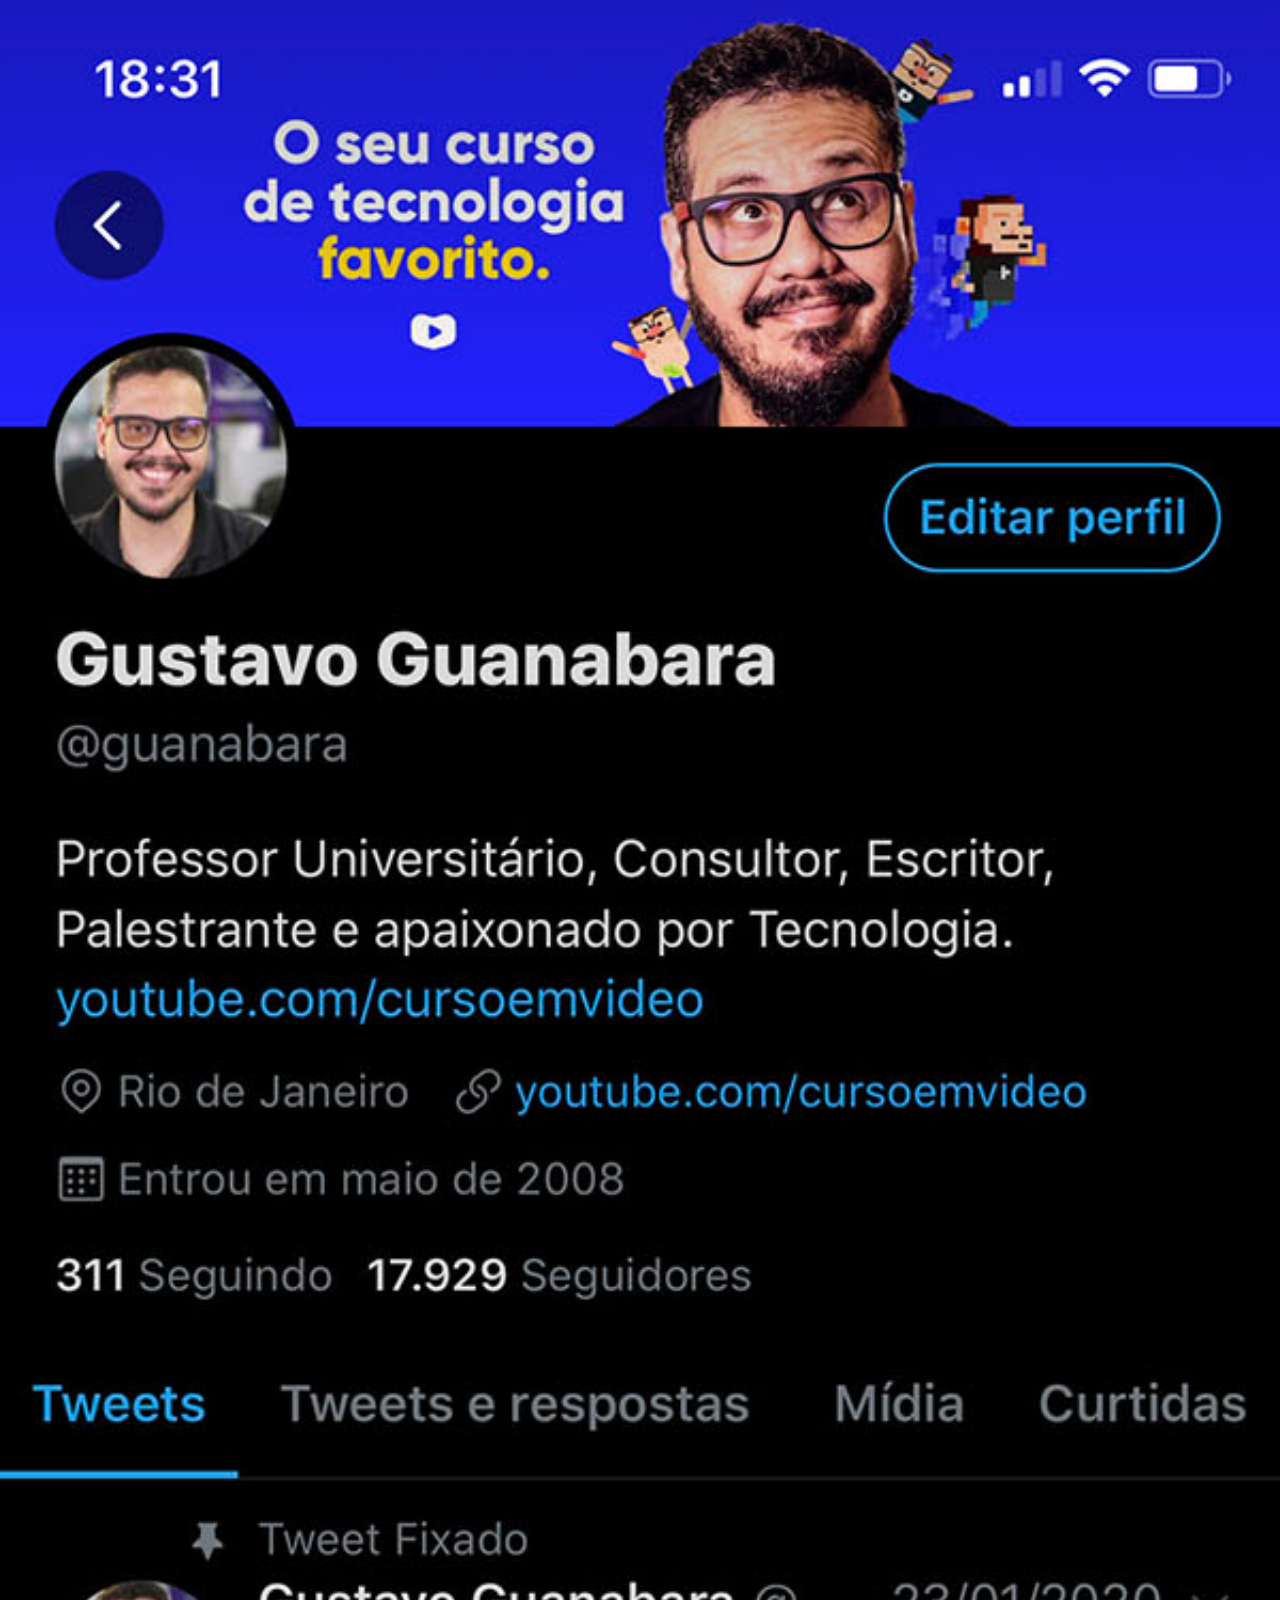
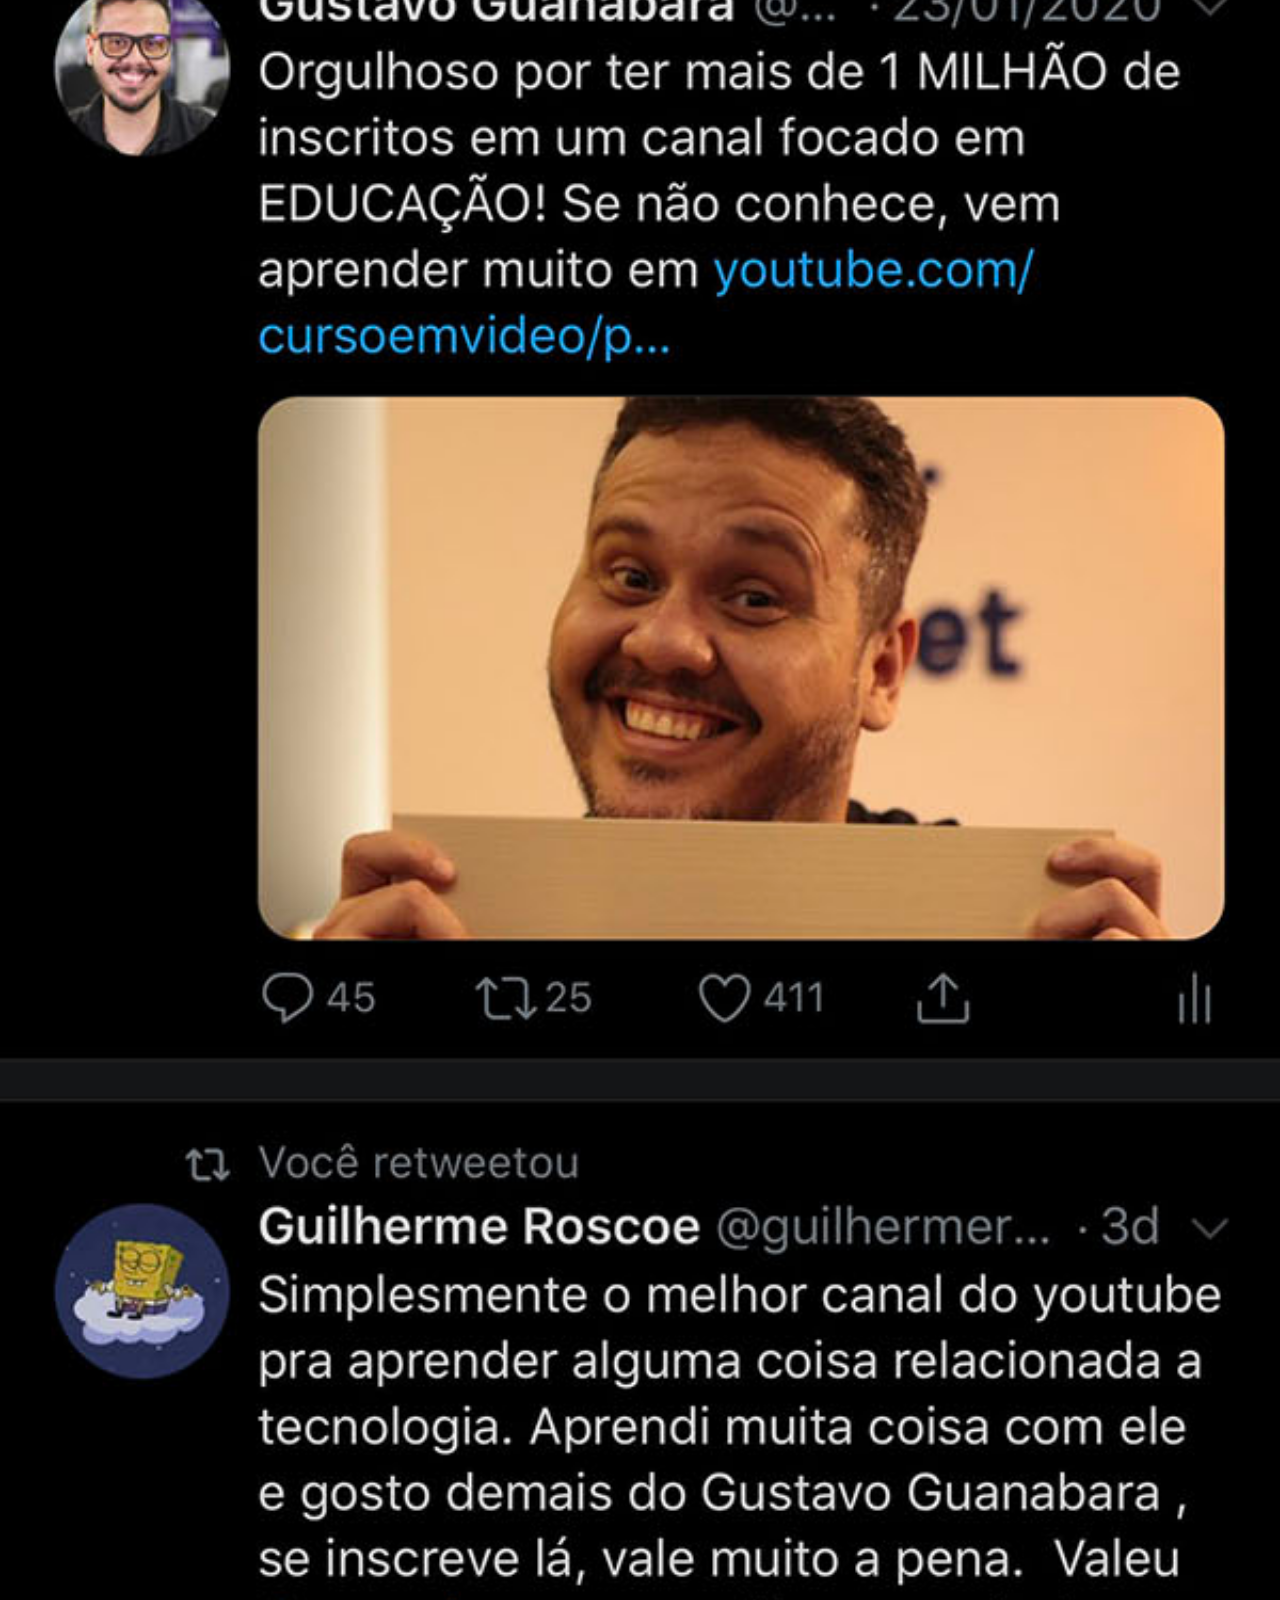
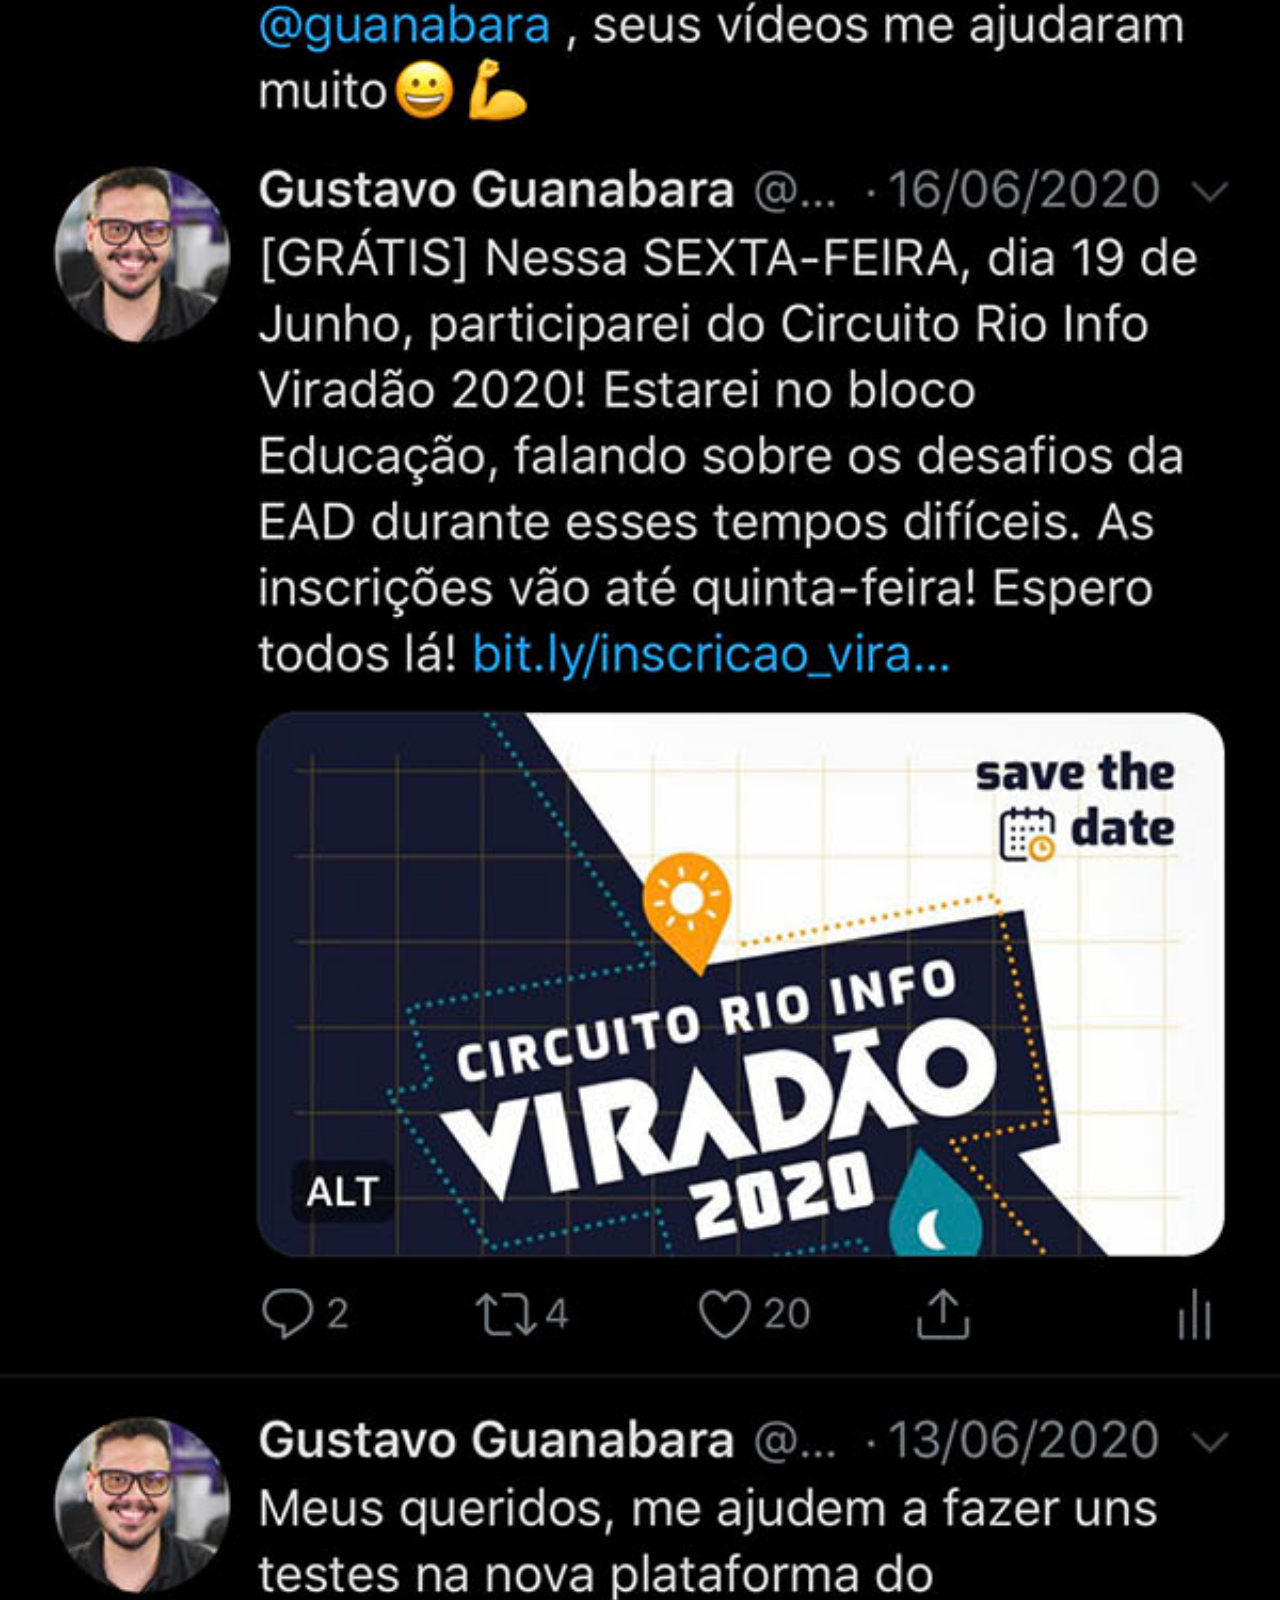
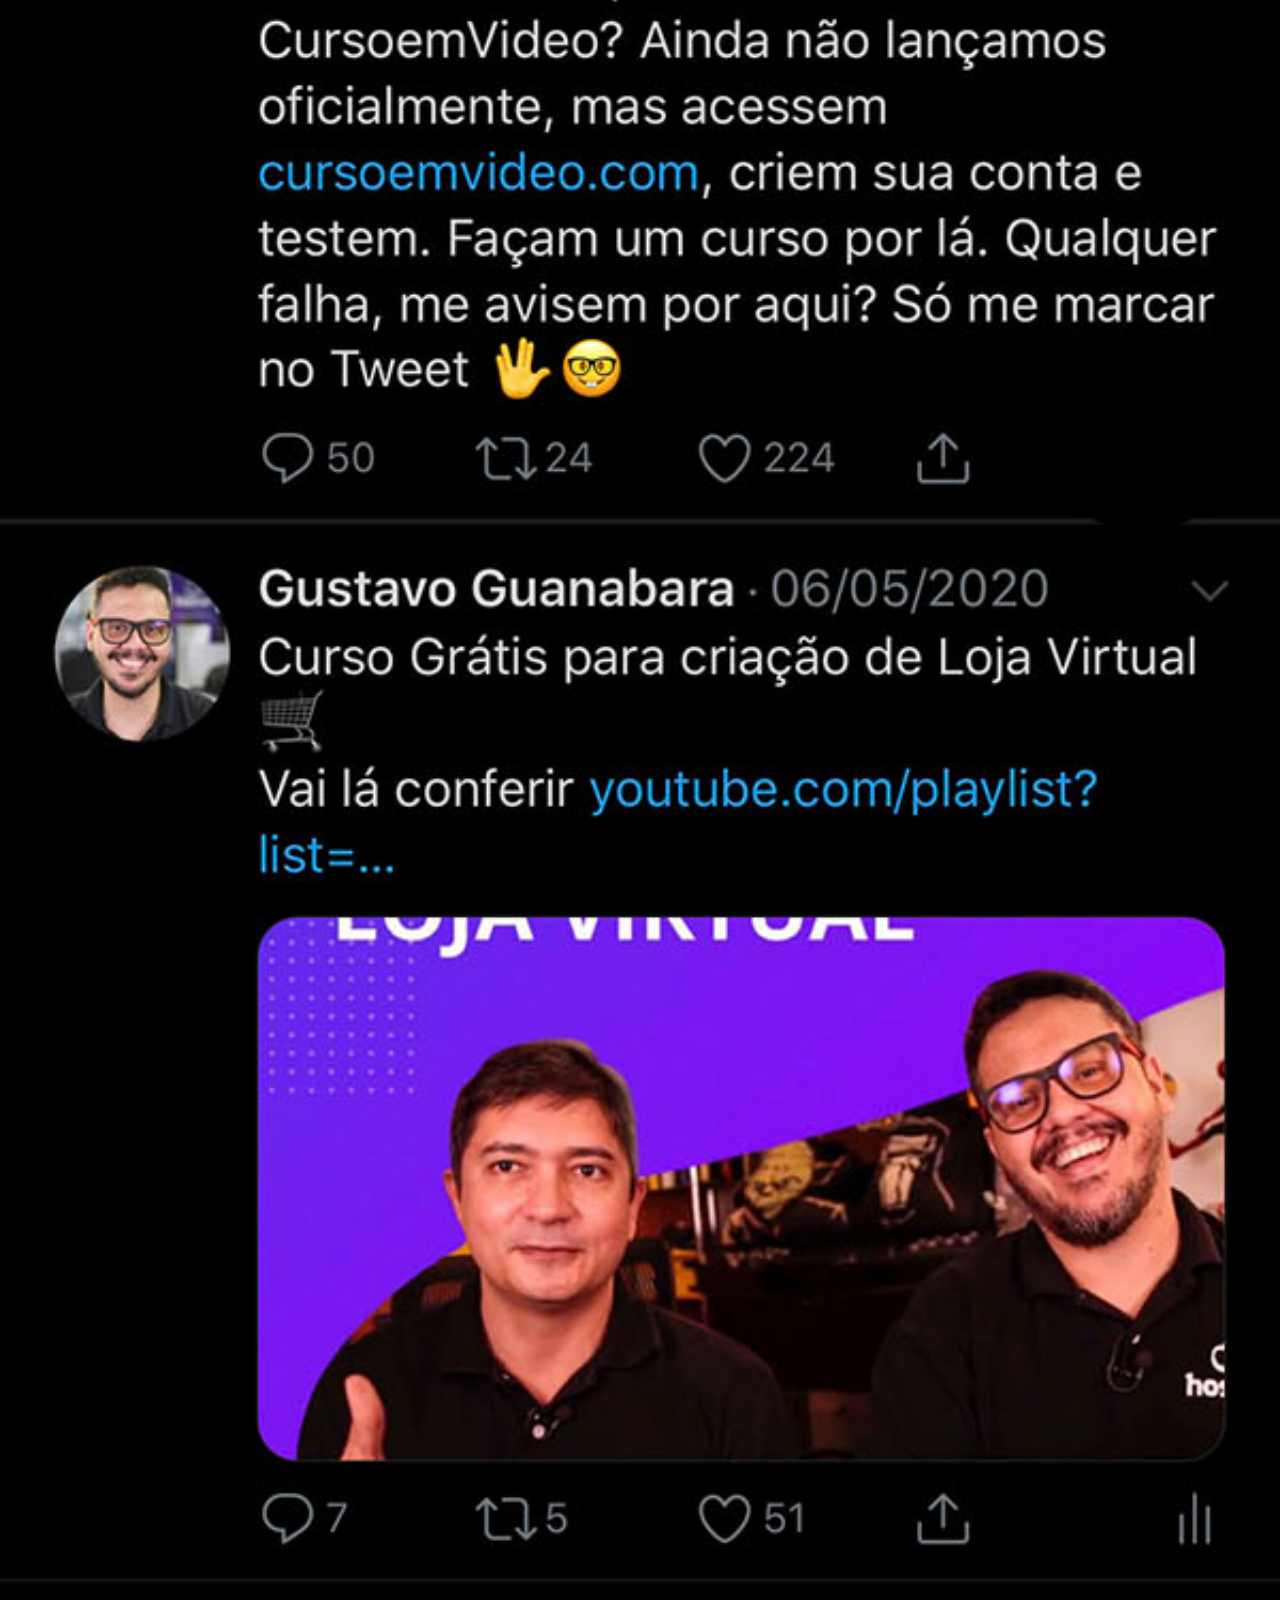
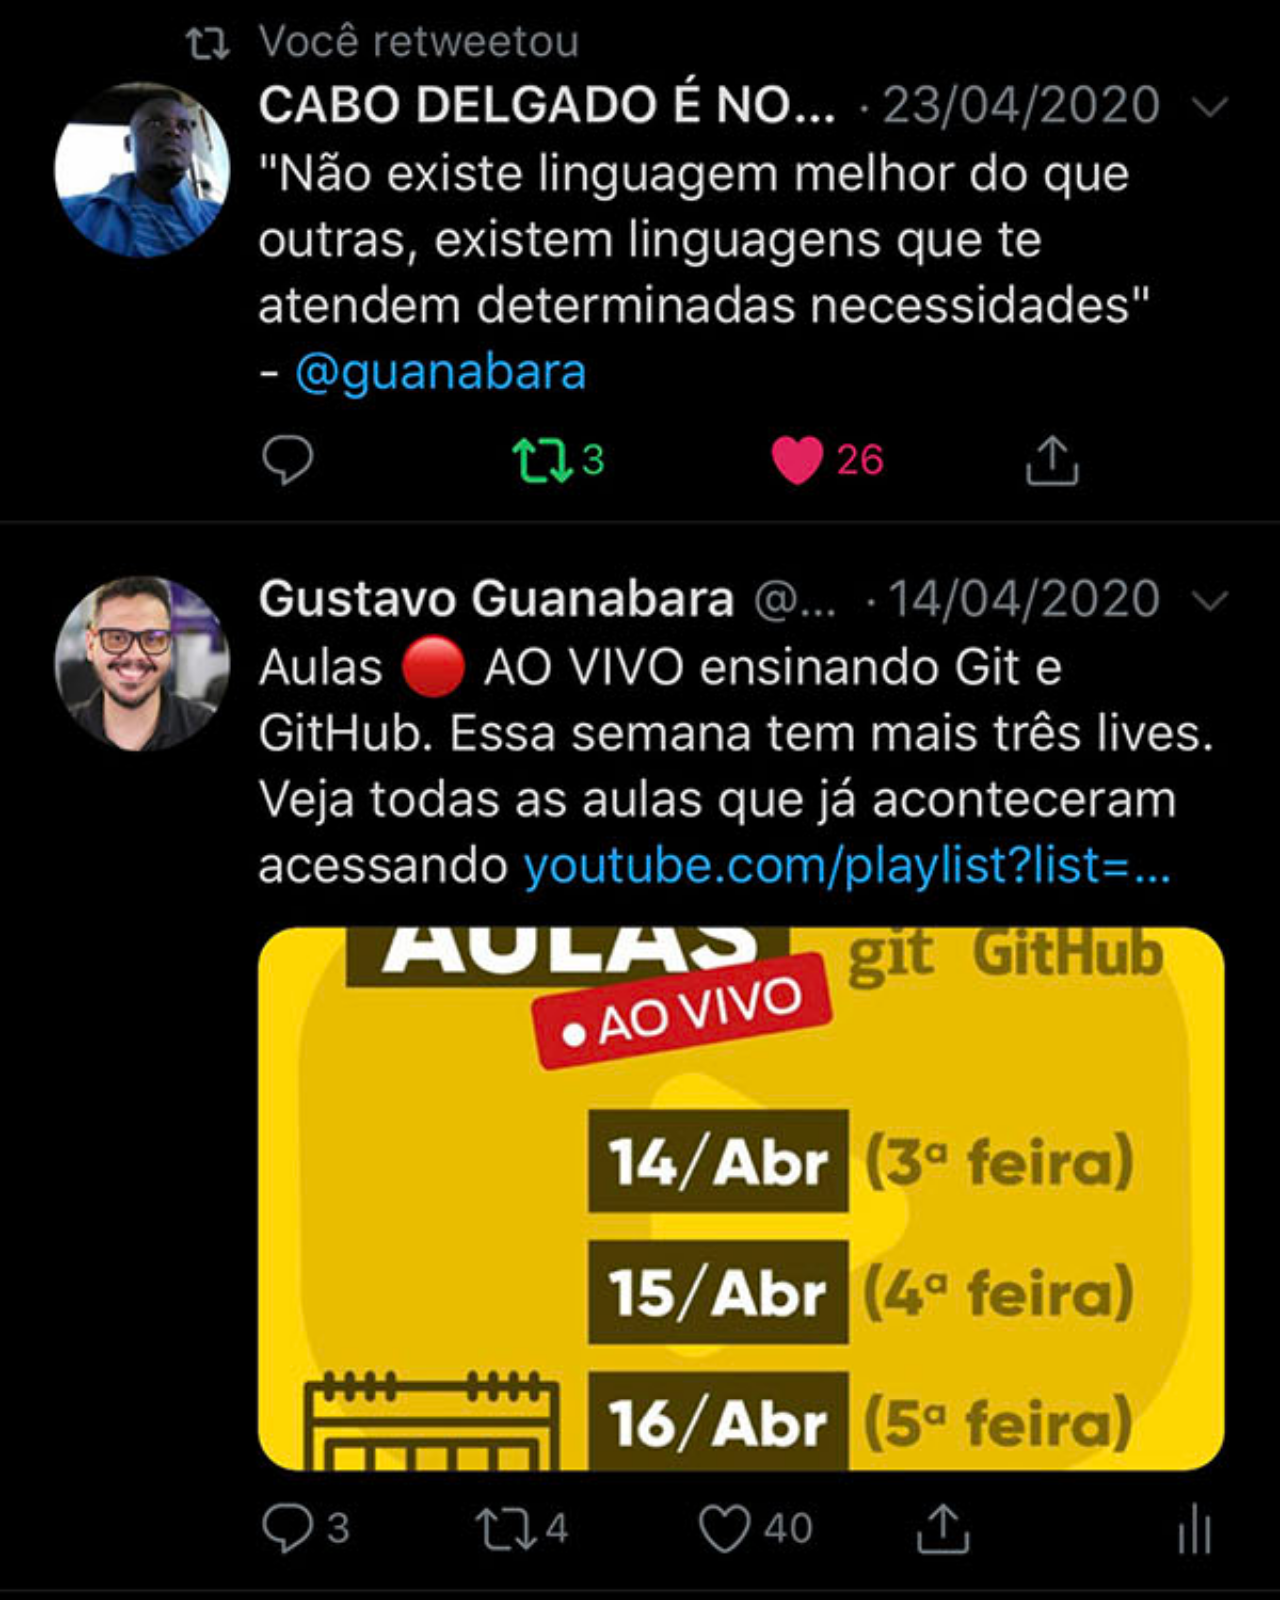
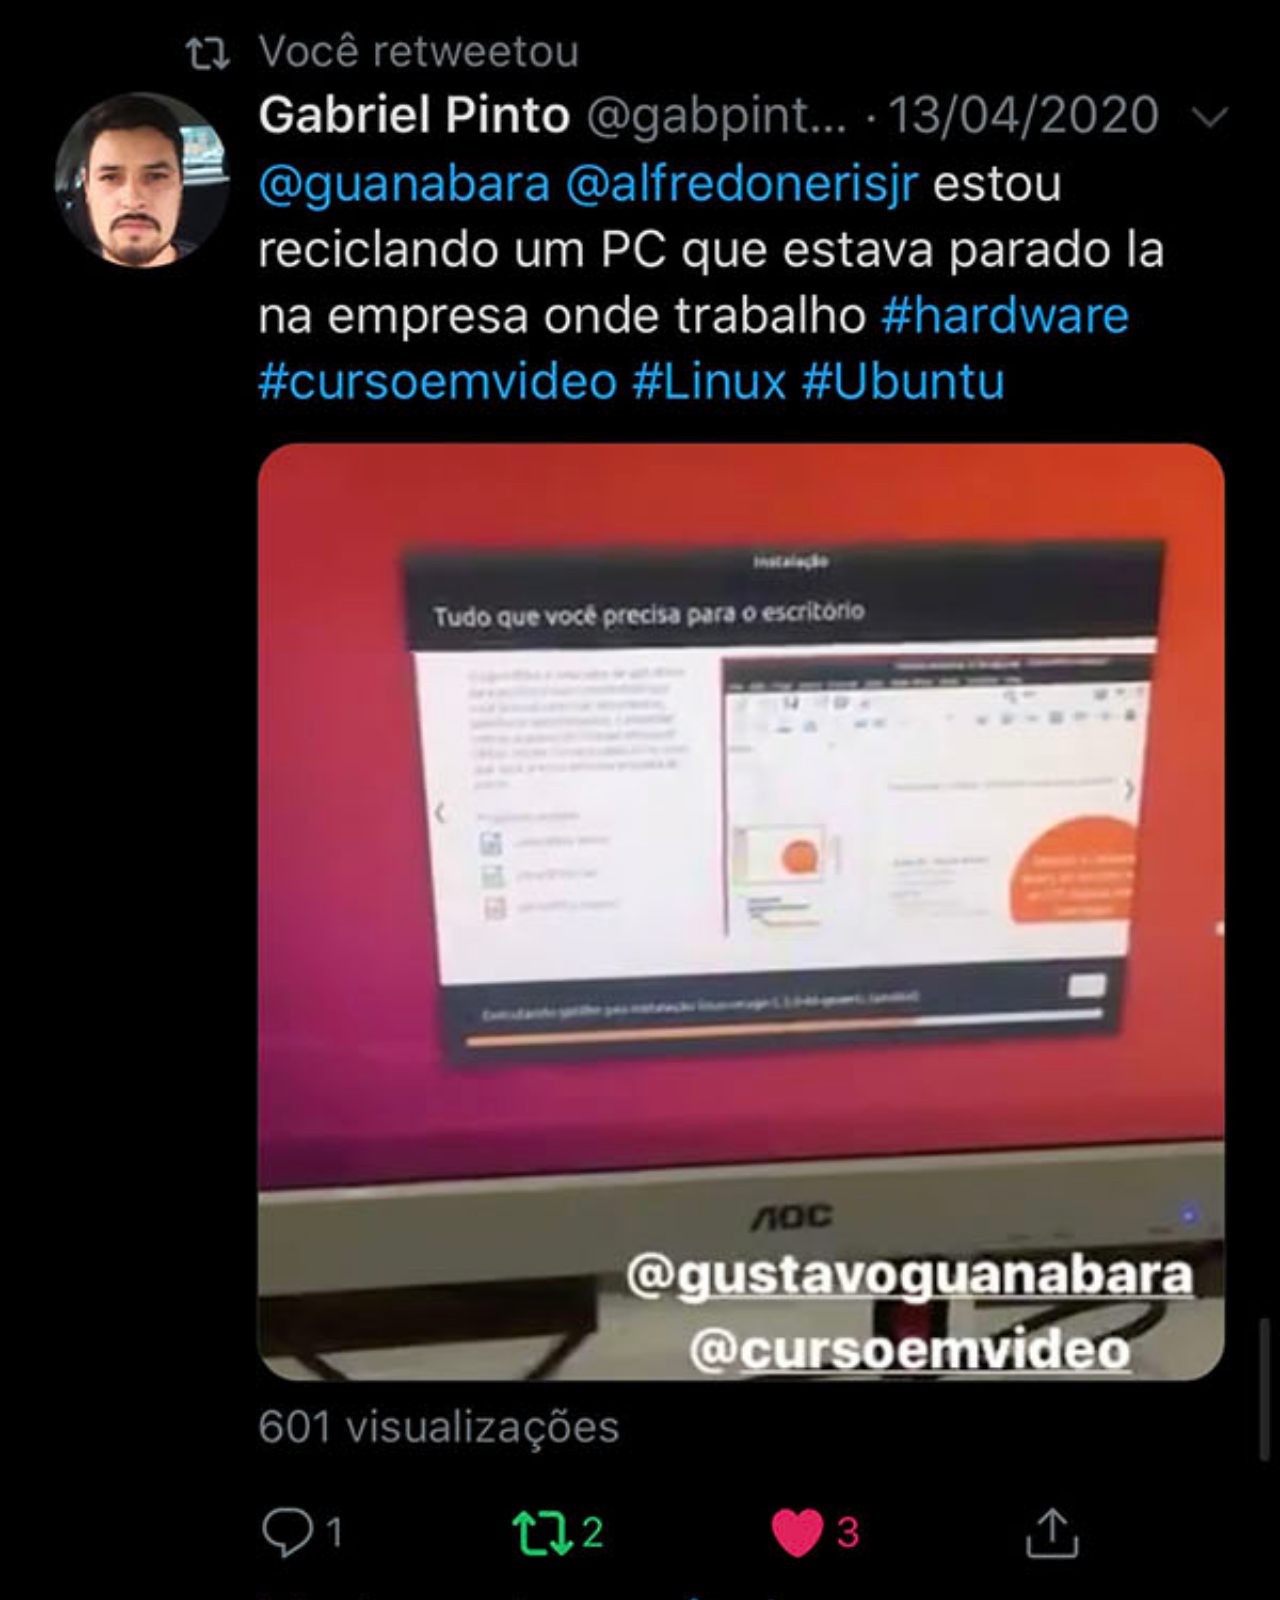
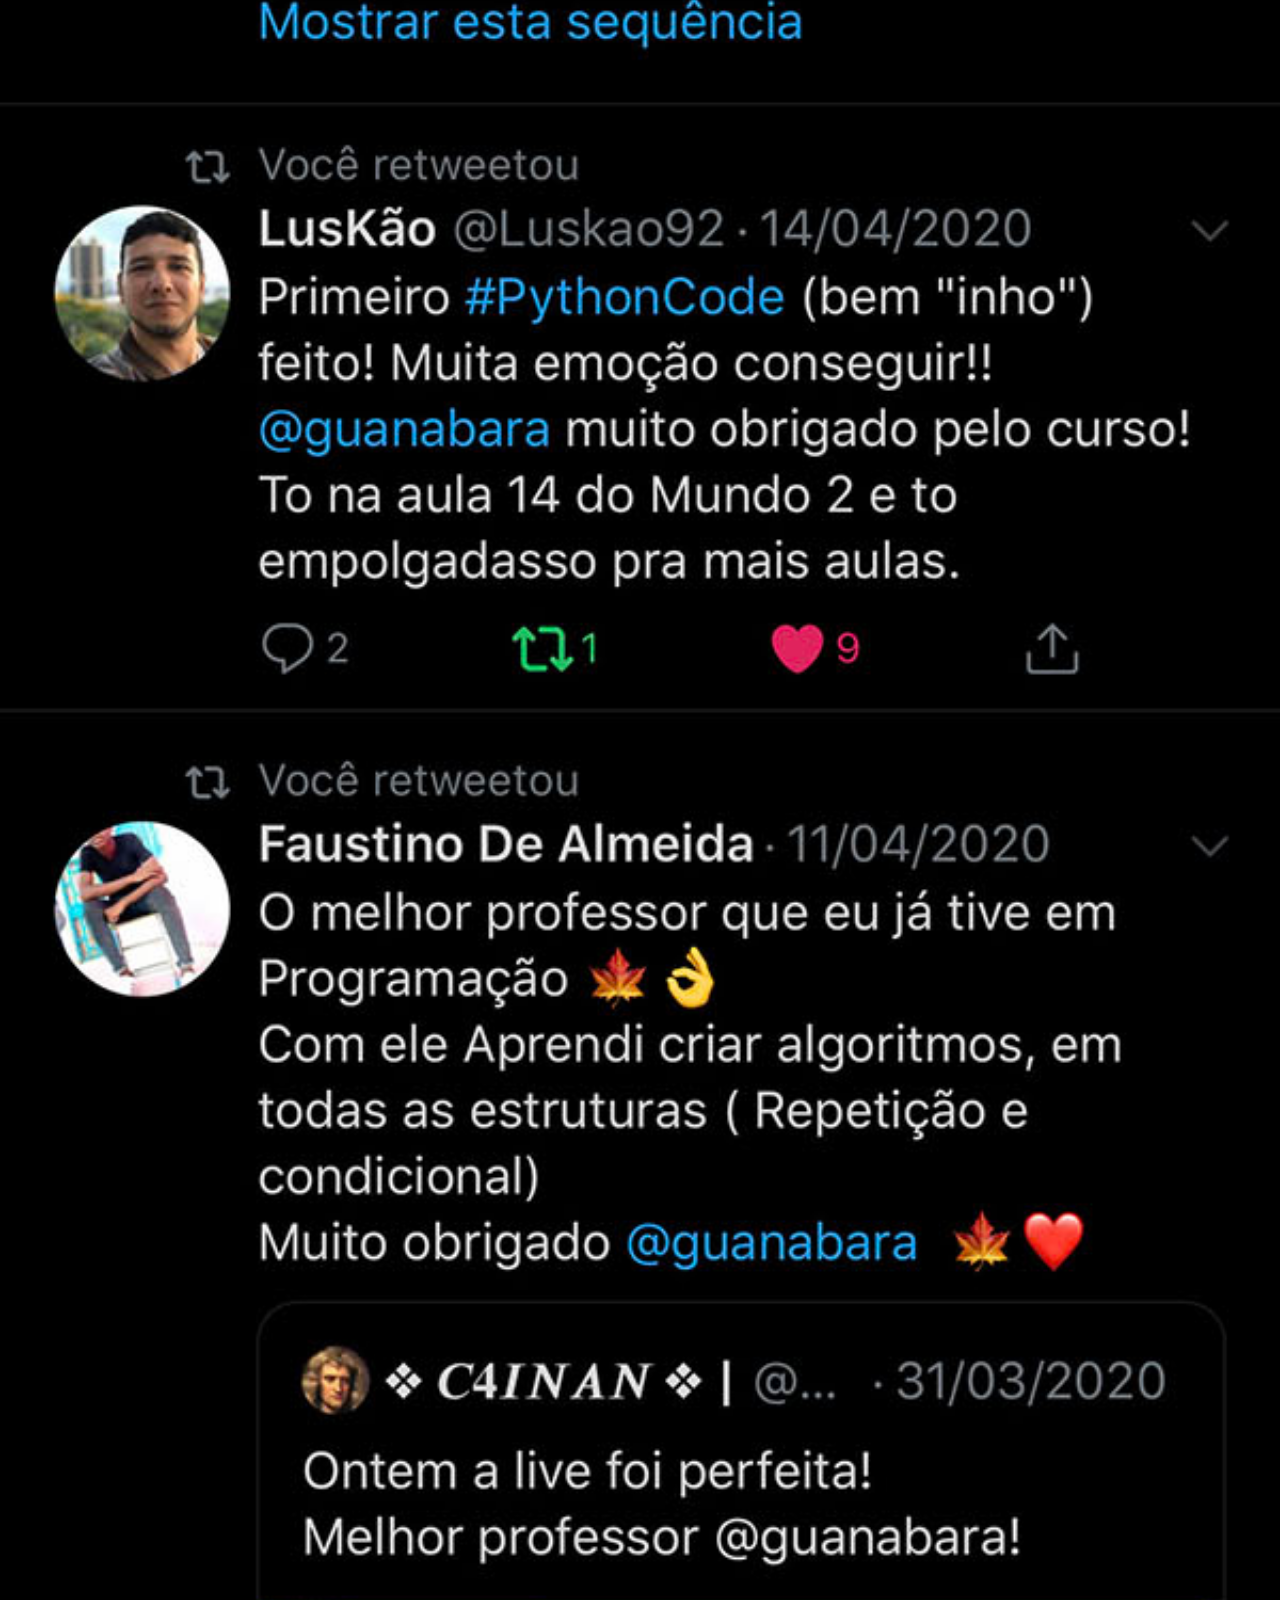
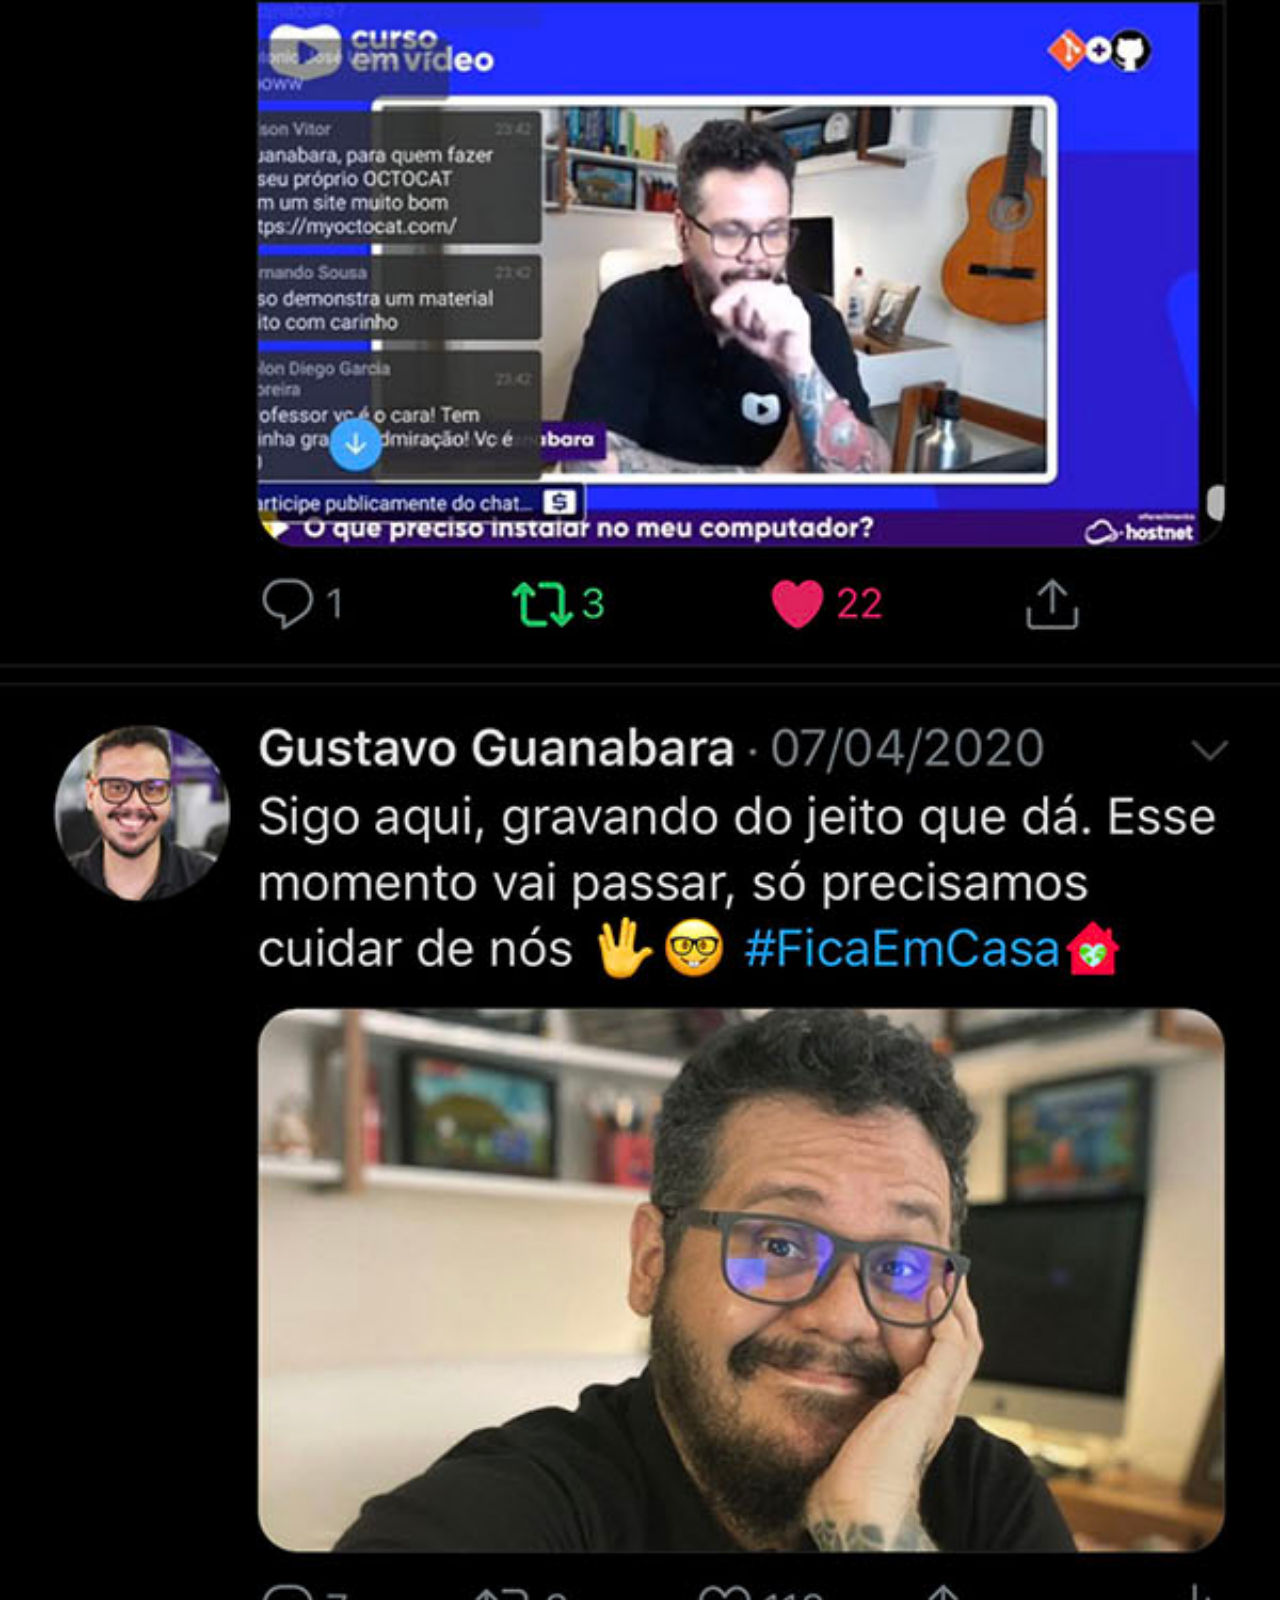
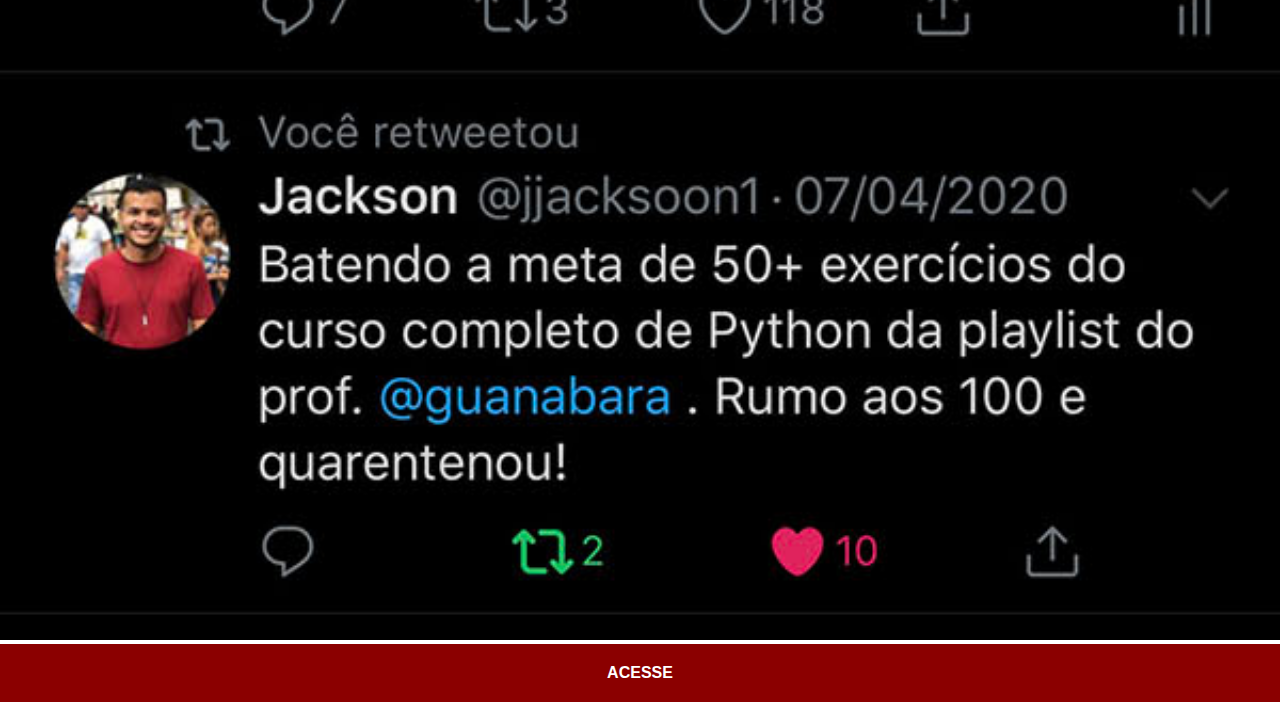
<file: twitter.html>
<!DOCTYPE html>
<html lang="pt-br">
<head>
    <meta charset="UTF-8">
    <meta http-equiv="X-UA-Compatible" content="IE=edge">
    <meta name="viewport" content="width=device-width, initial-scale=1.0">
    <title>Twitter</title>
    <link rel="stylesheet" href="estilo/social.css">
</head>
<body>
    <img src="imagens/tela-twitter.jpg" alt="Twitter">
    <a href="https://twitter.com/WanderanFranca" target="_blank">ACESSE</a>
</body>
</html>
</file>
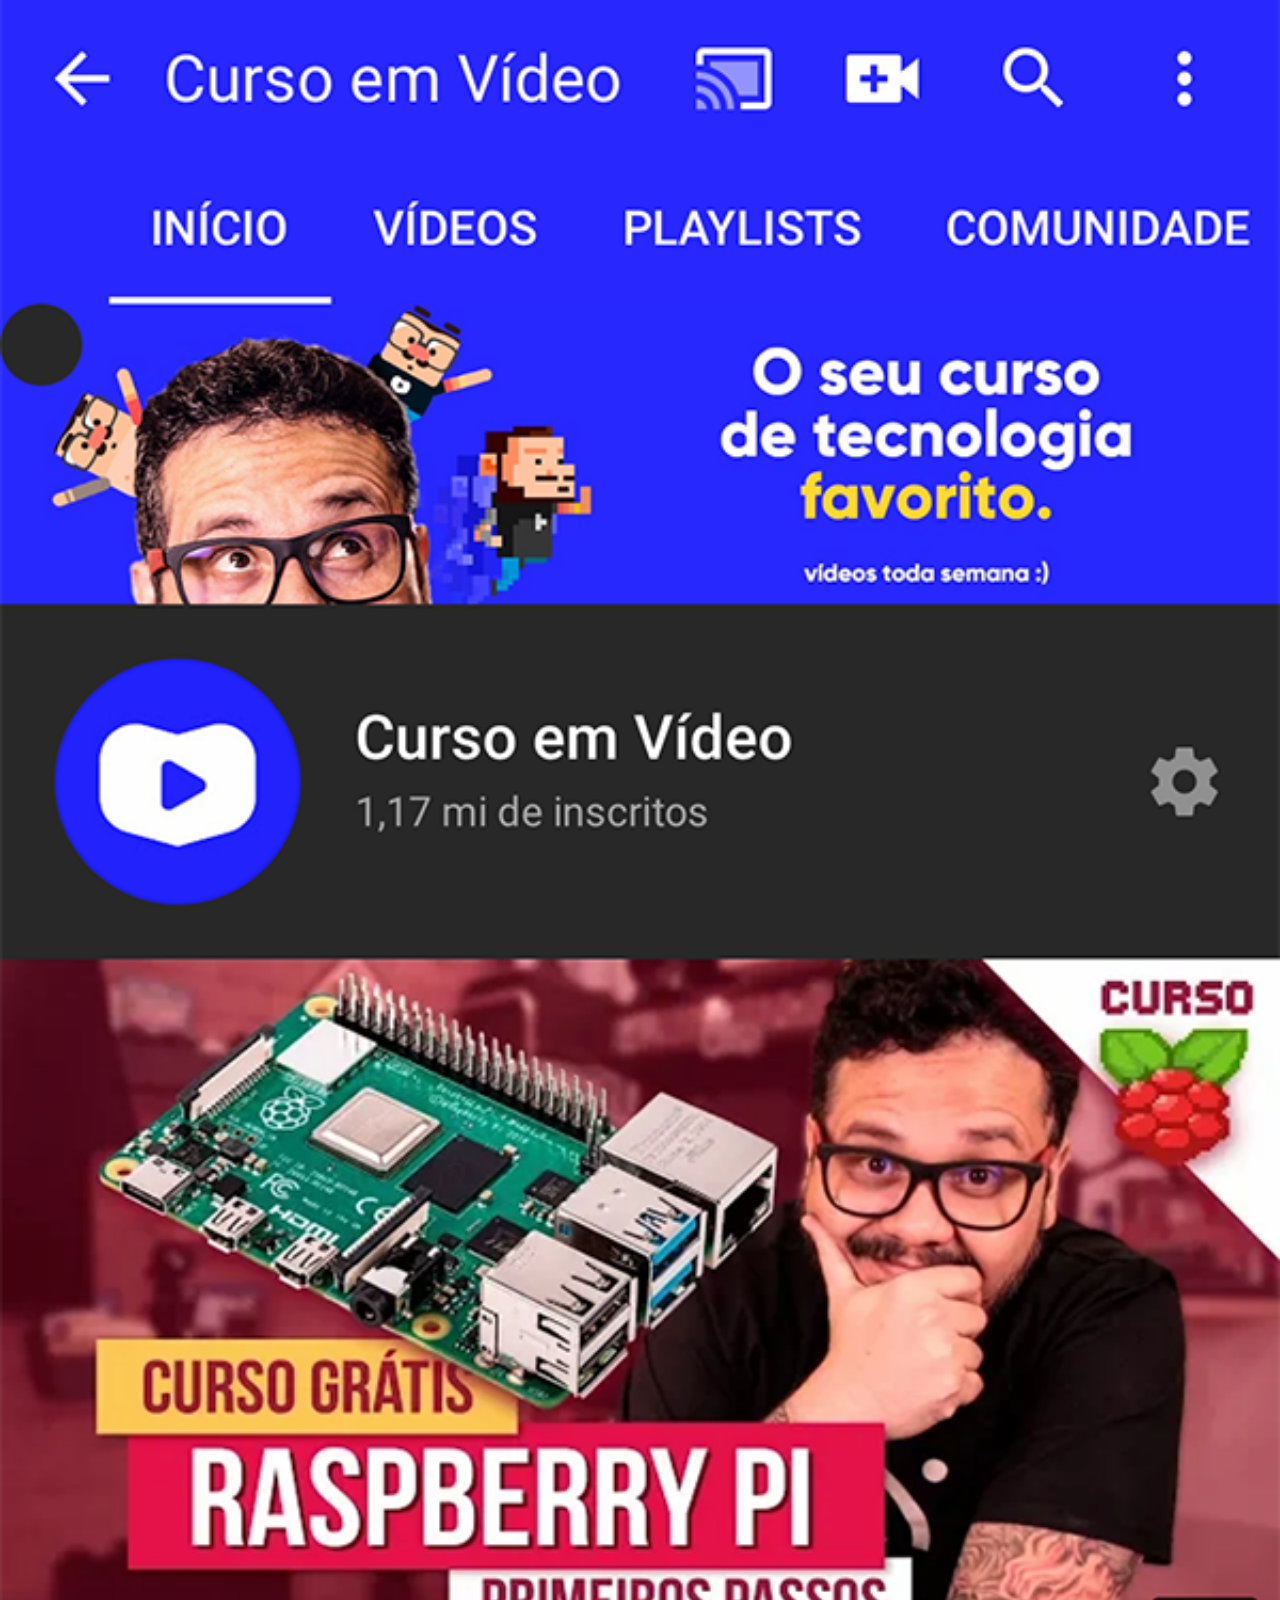
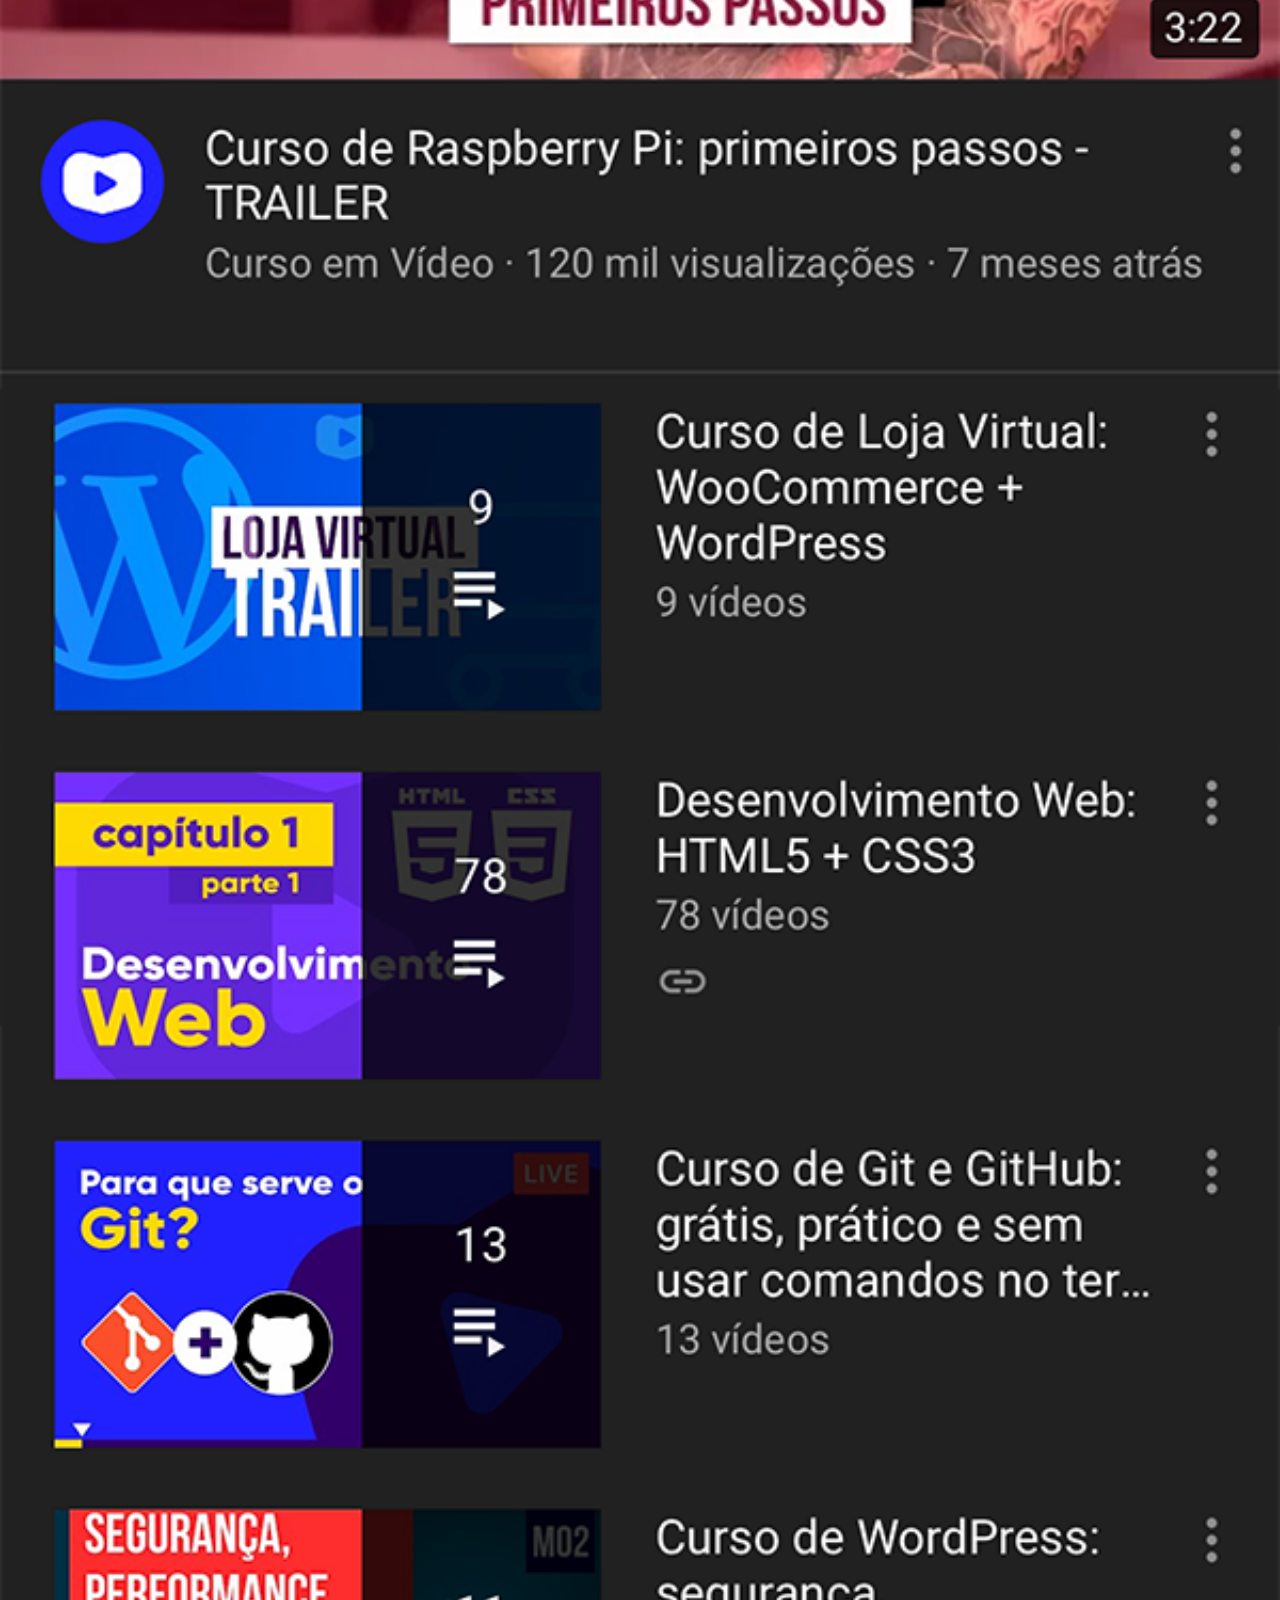
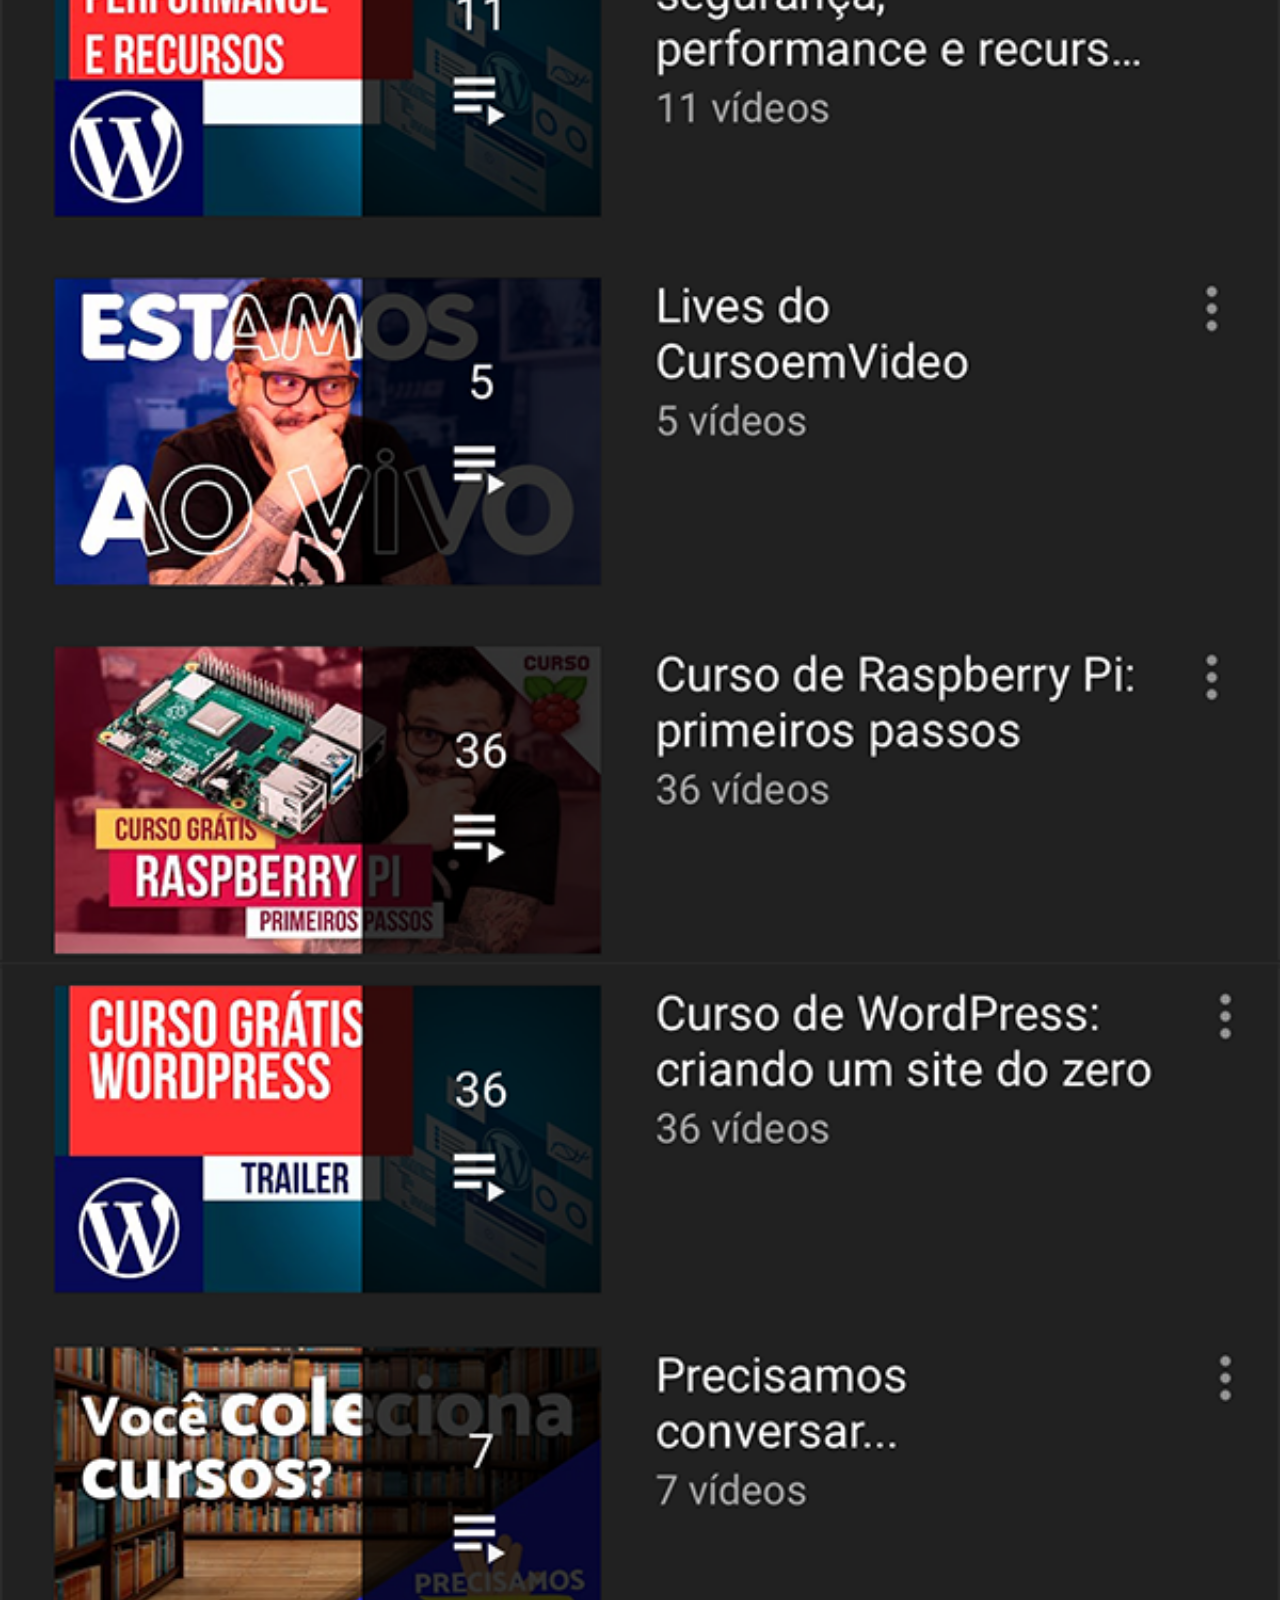
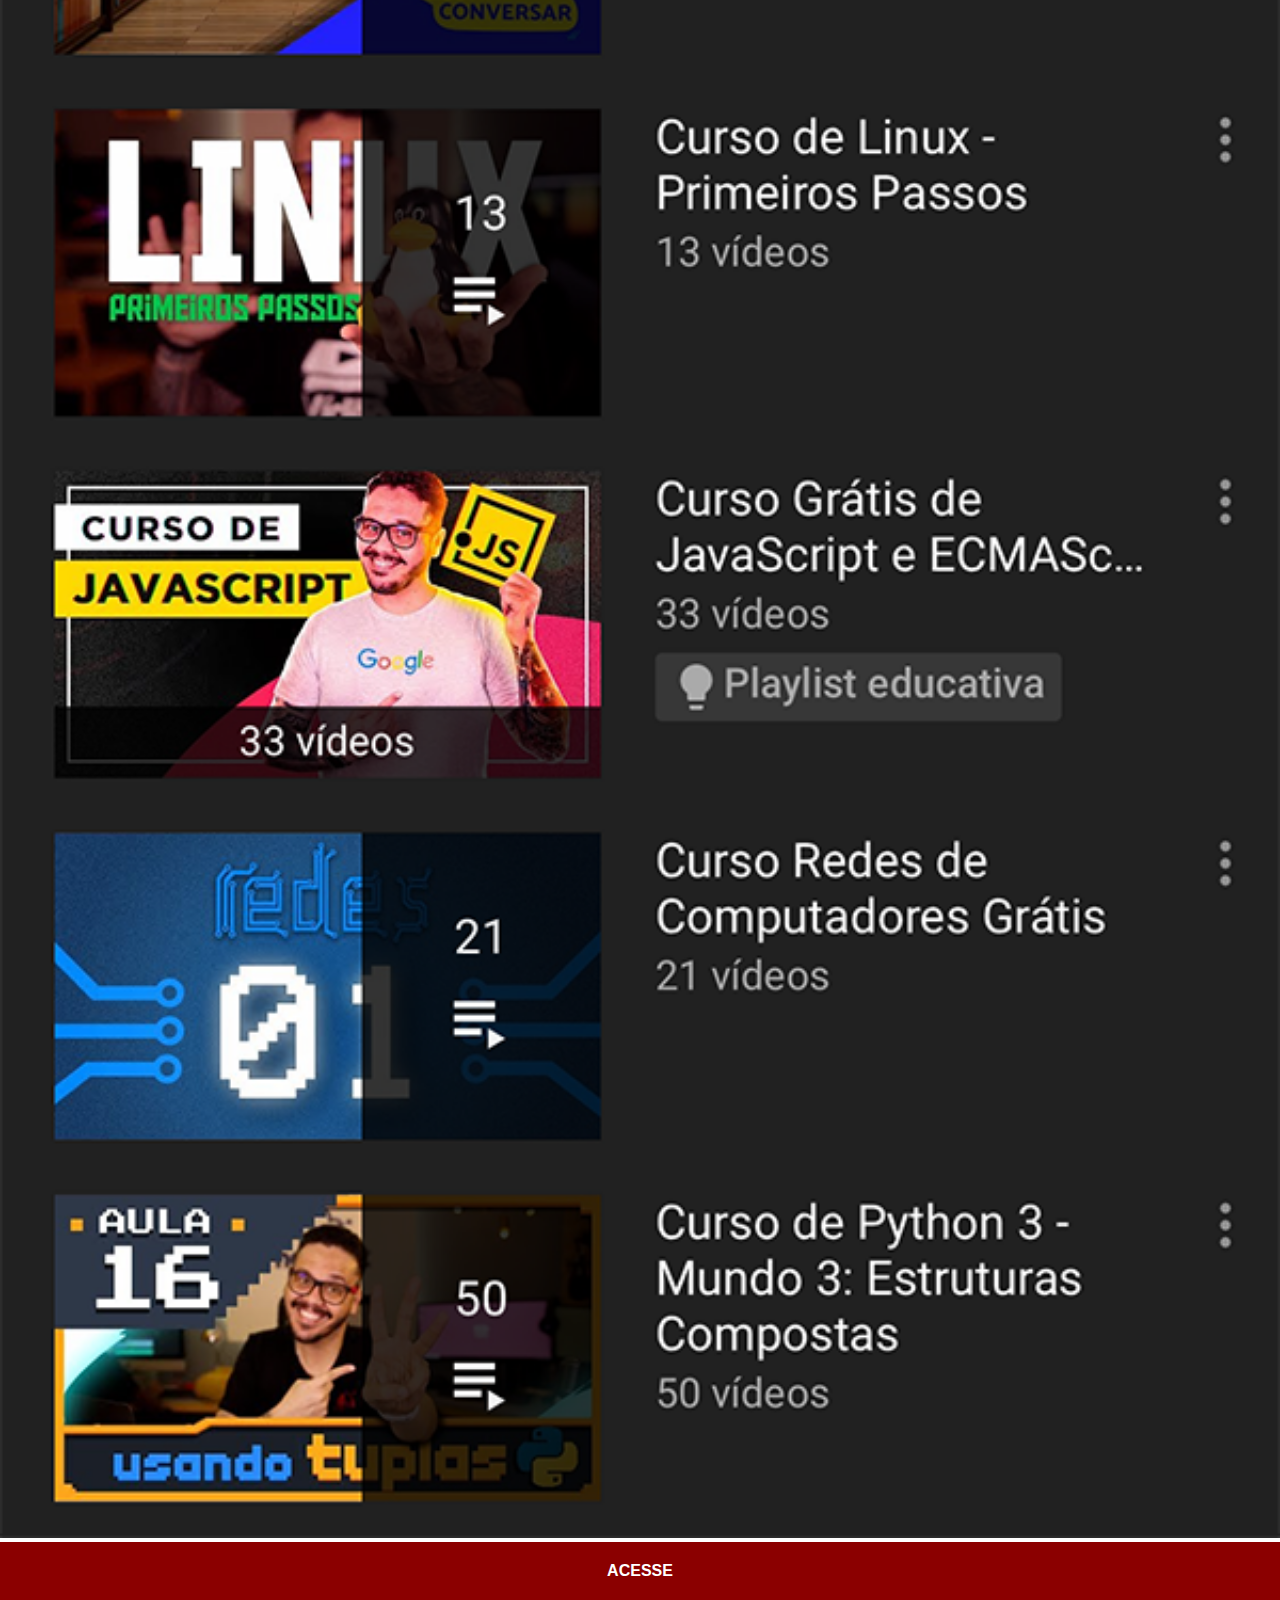
<file: youtube.html>
<!DOCTYPE html>
<html lang="pt-br">
<head>
    <meta charset="UTF-8">
    <meta http-equiv="X-UA-Compatible" content="IE=edge">
    <meta name="viewport" content="width=device-width, initial-scale=1.0">
    <title>Youtbe</title>
    <link rel="stylesheet" href="estilo/social.css">
</head>
<body>
    <img src="imagens/tela-youtube.png" alt="Youtube">
    <a href="https://www.youtube.com/" target="_blank">ACESSE</a>
</body>
</html>
</file>
<file: estio/style.css>
@charset "UTF-8";

*{
    margin: 0px;
    padding: 0px;
    font-family: Arial, Helvetica, sans-serif;
}

html, body {
    height: 100vh;
    width: 100vw;
}

body {
    background: url('../imagens/fundo-madeira.jpg')no-repeat top center;
    background-size: cover;
    background-attachment: fixed;
}

main {
    position: relative;
    height: 100vh;
}

section#telefone {
    position: absolute;
    top: 50%;
    left: 50%;
    transform: translate(-50%, -50%);

    height: 627px;
    width: 311px;
    background: url('../imagens/frame-iphone.png')no-repeat; 
}

section#redes-sociais {

}
iframe#tela {
    position: relative;
    top: 80px;
    left: 22px;
    width: 267px;
    height: 471px;
}

section#redes-sociais {
    text-align: right;
}

section#redes-sociais img {
    width: 50px;
    margin: 10px;
    border-radius: 50%;
    box-shadow: 2px 2px 5px rgb(0, 0, 0, 0.400);
    box-sizing: border-box;
}

section#redes-sociais img:hover {
    border: 2px solid rgb(225, 225, 225, 0.637);
    transform: translate(-3px, -3px);
    box-shadow: 5px 5px 10px rgba(0, 0, 0, 0.623);
    transition: transform .5s, border 1s;
}
</file>
<file: estilo/social.css>
@charset "UTF-8";

* {
    margin: 0px;
    padding: 0px;
    font-family: Arial, Helvetica, sans-serif;
}

::-webkit-scrollbar {
    width: 0px;
    height: 0px;
}
img {
    width: 100vw;
    
}
a{
    display: block;
    background-color: darkred;
    color: white;
    padding: 20px;
    text-align: center;
    font-weight: bolder;
    text-decoration: none;
}
a:hover {
    background-color: red;
}
</file>
